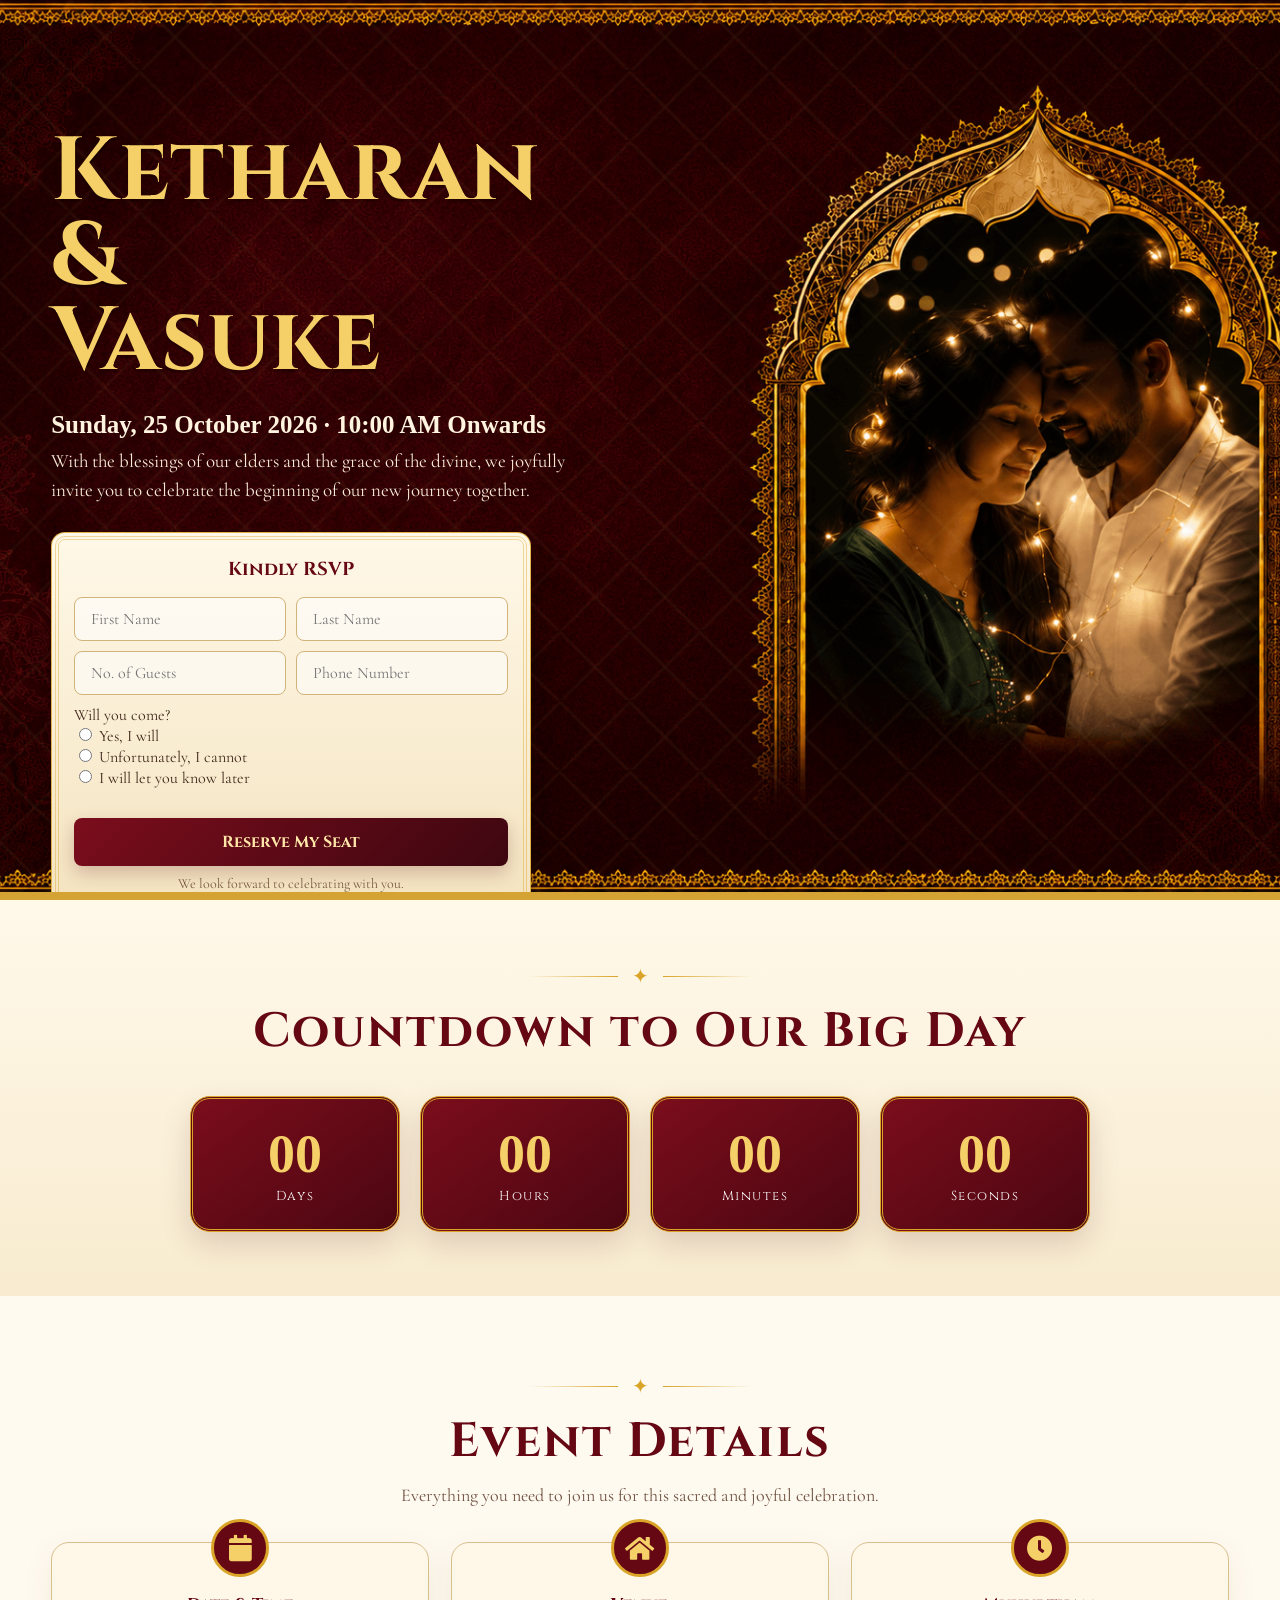
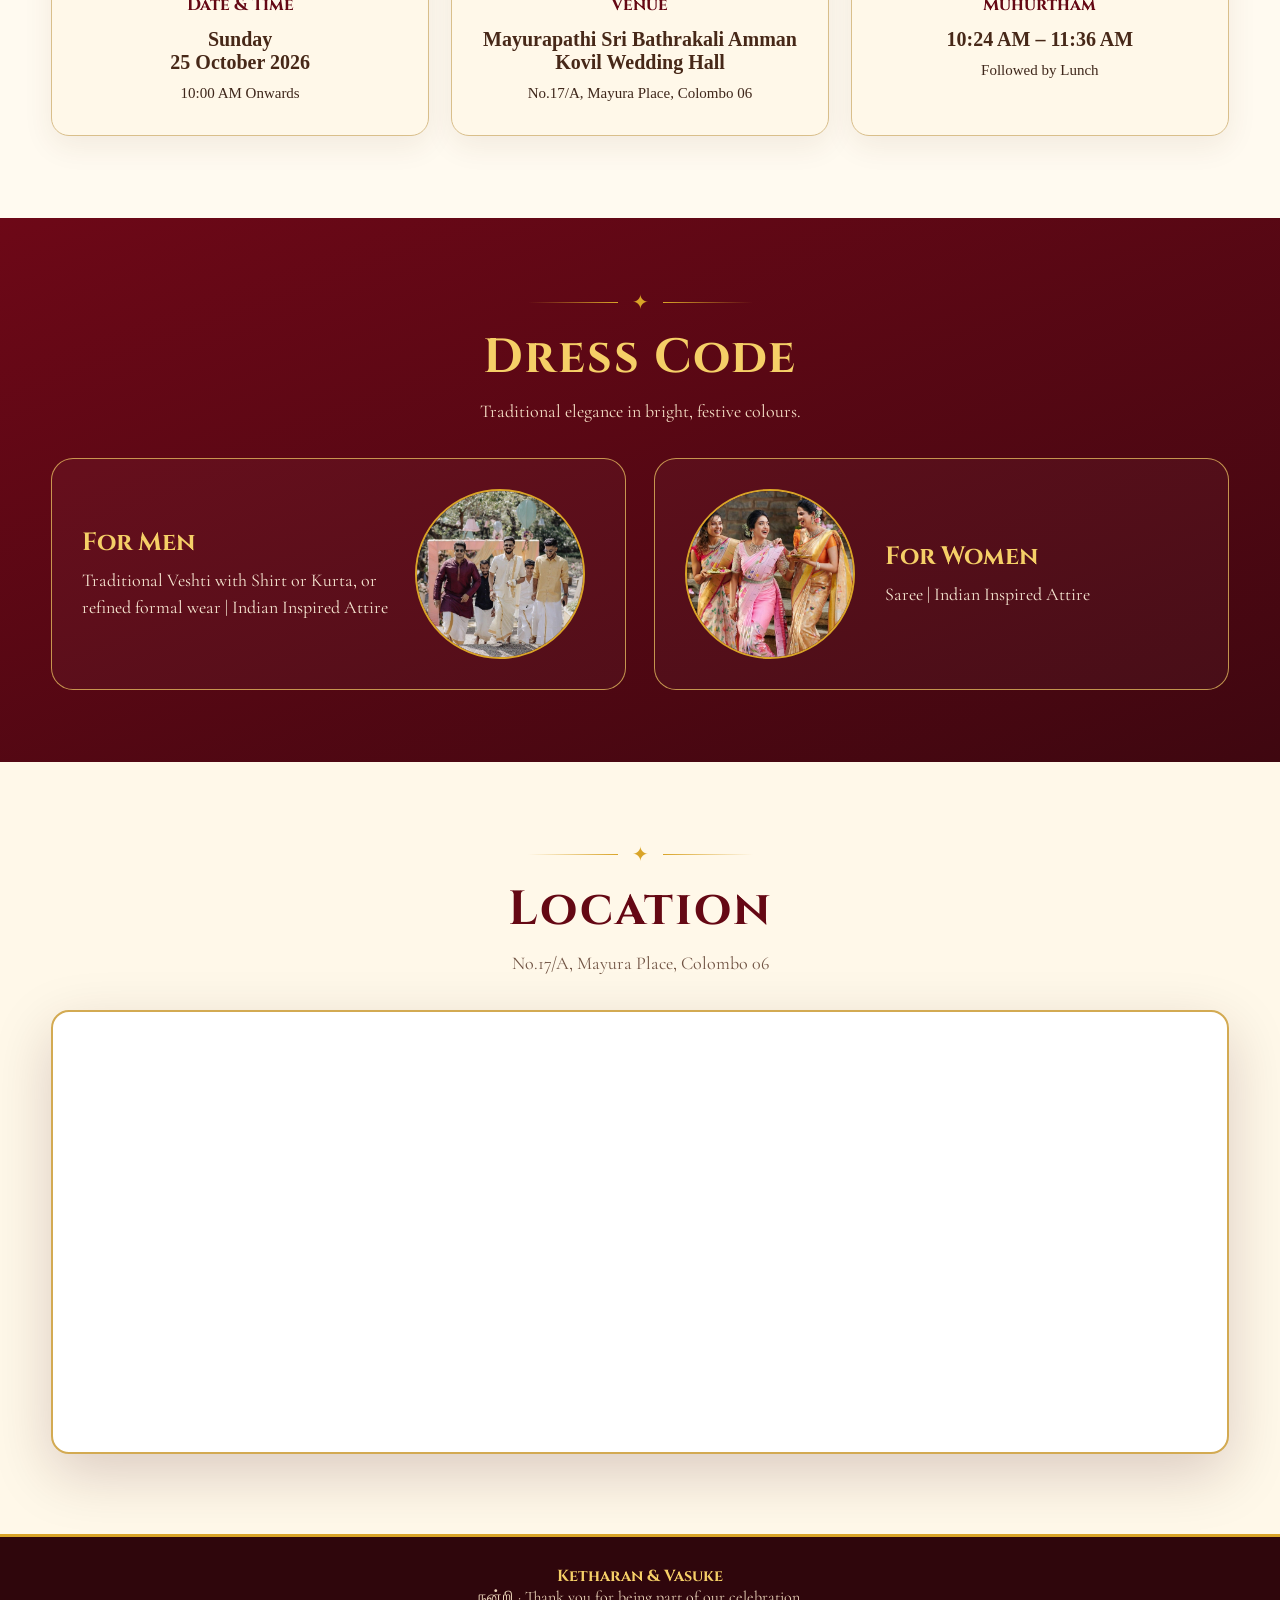
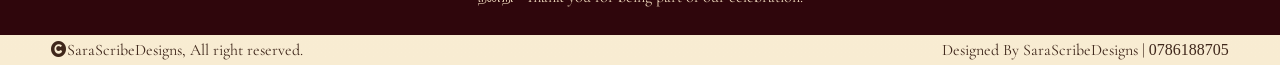
<file: index.html>
<!DOCTYPE html>
<html lang="en">

<head>
    <meta charset="UTF-8" />
    <meta name="viewport" content="width=device-width, initial-scale=1.0" />
    <meta name="theme-color" content="#5b0713" />
    <title>Ketharan & Vasuke — Wedding Invitation</title>
    <link rel="preconnect" href="https://fonts.googleapis.com">
    <link rel="preconnect" href="https://fonts.gstatic.com" crossorigin>
    <link
        href="https://fonts.googleapis.com/css2?family=Cinzel:wght@500;600;700&family=Cormorant+Garamond:wght@400;500;600;700&family=Noto+Serif+Tamil:wght@500;600;700&display=swap"
        rel="stylesheet">
    <!-- Icon Font Stylesheet -->
    <link rel="stylesheet" href="https://use.fontawesome.com/releases/v5.15.4/css/all.css" />
    <link href="https://cdn.jsdelivr.net/npm/bootstrap-icons@1.4.1/font/bootstrap-icons.css" rel="stylesheet">
    <style>
        :root {
            --maroon: #650814;
            --maroon-2: #3d0710;
            --wine: #7b0d1c;
            --gold: #d9a428;
            --gold-2: #f5cf67;
            --ivory: #fff7e7;
            --cream: #f8ecd2;
            --ink: #3f271b;
            --green: #425f2b;
            --shadow: 0 20px 60px rgba(55, 8, 17, .18);
        }

        * {
            box-sizing: border-box
        }

        html {
            scroll-behavior: smooth
        }

        body {
            margin: 0;
            color: var(--ink);
            font-family: 'Cormorant Garamond', Georgia, serif;
            background:
                radial-gradient(circle at 20% 0%, rgba(217, 164, 40, .08), transparent 30%),
                linear-gradient(180deg, #fff9ed, #f8ecd2);
            overflow-x: hidden;
        }

        img {
            max-width: 100%;
            display: block
        }

        a {
            color: inherit;
            text-decoration: none
        }

        button,
        input,
        select {
            font: inherit
        }

        section {
            position: relative
        }

        .container {
            width: min(1180px, 92vw);
            margin: auto
        }

        .ornament-line {
            display: flex;
            align-items: center;
            gap: 14px;
            justify-content: center;
            color: var(--gold);
            font-size: 20px;
            margin-bottom: 10px
        }

        .ornament-line::before,
        .ornament-line::after {
            content: "";
            height: 1px;
            width: 90px;
            background: linear-gradient(90deg, transparent, var(--gold))
        }

        .ornament-line::after {
            background: linear-gradient(90deg, var(--gold), transparent)
        }

        .section-title {
            margin: 0;
            text-align: center;
            color: var(--maroon);
            font-family: 'Cinzel', serif;
            font-size: clamp(28px, 4vw, 48px);
            letter-spacing: .04em
        }

        .section-subtitle {
            text-align: center;
            margin: 10px auto 36px;
            max-width: 640px;
            font-size: 18px;
            color: #705343
        }

        .pattern-corner {
            position: absolute;
            width: 180px;
            height: 180px;
            opacity: .12;
            pointer-events: none;
            background:
                radial-gradient(circle at center, transparent 0 26px, var(--gold) 27px 29px, transparent 30px 41px, var(--gold) 42px 44px, transparent 45px),
                conic-gradient(from 22deg, transparent 0 10deg, var(--gold) 10deg 12deg, transparent 12deg 34deg, var(--gold) 34deg 36deg, transparent 36deg);
            border-radius: 50%;
        }

        .pattern-corner.left {
            left: -80px;
            top: 50px
        }

        .pattern-corner.right {
            right: -80px;
            top: 80px
        }

        /* NAV */
        .site-header {
            position: absolute;
            z-index: 20;
            left: 0;
            right: 0;
            top: 0;
            padding: 22px 0;
        }

        .navbar {
            display: flex;
            align-items: center;
            justify-content: space-between;
            gap: 28px
        }

        .brand {
            display: flex;
            align-items: center;
            gap: 12px;
            color: var(--gold-2);
            font-family: 'Noto Serif Tamil', serif
        }

        .brand-mark {
            width: 42px;
            height: 42px;
            border: 1px solid rgba(245, 207, 103, .65);
            border-radius: 50%;
            display: grid;
            place-items: center;
            box-shadow: inset 0 0 0 5px rgba(245, 207, 103, .08);
            font-family: 'Cinzel';
            font-size: 18px;
        }

        .brand-copy small {
            display: block;
            font-family: 'Cormorant Garamond';
            color: #f7e8bf;
            letter-spacing: .12em
        }

        .nav-links {
            display: flex;
            align-items: center;
            gap: 28px;
            color: #fff3db;
            font-weight: 600
        }

        .nav-links a {
            position: relative
        }

        .nav-links a::after {
            content: "";
            position: absolute;
            left: 0;
            bottom: -8px;
            width: 0;
            height: 1px;
            background: var(--gold);
            transition: .25s
        }

        .nav-links a:hover::after {
            width: 100%
        }

        .nav-cta {
            background: linear-gradient(135deg, var(--gold-2), var(--gold));
            color: #4d180b;
            padding: 11px 18px;
            border-radius: 999px;
            font-weight: 700
        }

        .menu-btn {
            display: none;
            border: 1px solid rgba(255, 255, 255, .3);
            background: transparent;
            color: white;
            border-radius: 8px;
            padding: 8px 10px;
            font-size: 20px
        }

        /* HERO */
        .hero {
            min-height: 870px;
            color: white;
            padding: 130px 0 70px;
            background: url(img/hero.png) center/cover no-repeat;
            border-bottom: 8px solid #d5a333;
            overflow: hidden;
            height: 100vh;
        }

        .hero::before {
            content: "";
            position: absolute;
            inset: 0;
            opacity: .12;
            pointer-events: none;
            background:
                linear-gradient(45deg, transparent 46%, rgba(245, 207, 103, .4) 48% 49%, transparent 51%),
                linear-gradient(-45deg, transparent 46%, rgba(245, 207, 103, .35) 48% 49%, transparent 51%);
            background-size: 70px 70px;
        }

        .top-garland {
            position: absolute;
            top: 0;
            left: 0;
            right: 0;
            height: 11px;
            background: repeating-linear-gradient(90deg, #f5cf67 0 9px, #b96623 9px 18px, #fff0cc 18px 27px);
            box-shadow: 0 4px 12px rgba(0, 0, 0, .25)
        }

        .flower-string {
            position: absolute;
            top: 14px;
            width: 22px;
            height: 190px;
            background: repeating-linear-gradient(180deg, #fff4d6 0 11px, #d75959 11px 18px, #f0a42e 18px 25px, #fff4d6 25px 37px);
            border-radius: 12px;
            opacity: .9
        }

        .flower-string::after {
            content: "✦";
            position: absolute;
            bottom: -24px;
            left: -2px;
            color: var(--gold-2);
            font-size: 26px
        }

        .flower-string.left {
            left: 25px
        }

        .flower-string.right {
            right: 25px
        }

        .hero-grid {
            display: grid;
            grid-template-columns: 1fr 1.08fr;
            gap: 58px;
            align-items: center;
            position: relative;
            z-index: 2
        }

        .eyebrow {
            font-family: 'Noto Serif Tamil', serif;
            color: var(--gold-2);
            font-size: 22px;
            letter-spacing: .06em;
            margin-bottom: 10px
        }

        .hero h1 {
            font-family: 'Cinzel', serif;
            font-size: clamp(56px, 7vw, 92px);
            line-height: .95;
            margin: 0;
            color: var(--gold-2);
            text-shadow: 0 3px 0 rgba(0, 0, 0, .22)
        }

        .hero-date {
            font-size: 25px;
            font-weight: 600;
            color: #fff4df;
            margin: 26px 0 8px;
            font-family: serif;
        }

        .hero-copy {
            max-width: 560px;
            color: #f9ead8;
            font-size: 19px;
            line-height: 1.5;
            margin: 0 0 28px
        }

        .rsvp-card {
            width: min(100%, 480px);
            background: linear-gradient(180deg, #fff8e8, #f4e3bf);
            color: var(--ink);
            border: 1px solid rgba(217, 164, 40, .8);
            border-radius: 14px;
            padding: 22px;
            box-shadow: 0 18px 40px rgba(0, 0, 0, .28);
            outline: 4px double rgba(217, 164, 40, .42);
            outline-offset: -8px
        }

        .rsvp-card h3 {
            font-family: 'Cinzel', serif;
            color: var(--maroon);
            text-align: center;
            margin: 2px 0 15px
        }

        .form-grid {
            display: grid;
            grid-template-columns: 1fr 1fr;
            gap: 10px
        }

        .form-field {
            display: flex;
            align-items: center;
            background: rgba(255, 255, 255, .56);
            border: 1px solid #d2b47a;
            border-radius: 8px;
            padding: 0 11px
        }

        .form-field input,
        .form-field select {
            width: 100%;
            border: 0;
            outline: 0;
            background: transparent;
            padding: 11px 5px;
            color: #4f3726
        }

        .form-field.full {
            grid-column: 1/-1
        }

        .rsvp-btn {
            grid-column: 1/-1;
            border: 0;
            border-radius: 8px;
            padding: 13px;
            background: linear-gradient(135deg, var(--wine), var(--maroon-2));
            color: #ffe7a9;
            font-family: 'Cinzel';
            font-weight: 700;
            cursor: pointer;
            transition: .2s;
            box-shadow: 0 7px 18px rgba(84, 5, 17, .22)
        }

        .rsvp-btn:hover {
            transform: translateY(-1px);
            filter: brightness(1.08)
        }

        .form-note {
            text-align: center;
            font-size: 14px;
            color: #7a5b42;
            margin: 9px 0 0
        }

        .hero-visual {
            position: relative;
            min-height: 610px;
            display: flex;
            justify-content: center;
            align-items: center
        }

        .temple-frame {
            position: relative;
            width: min(100%, 530px);
            aspect-ratio: .82;
            display: flex;
            align-items: flex-end;
            justify-content: center;
            border: 5px solid var(--gold);
            border-bottom-width: 14px;
            border-radius: 48% 48% 8% 8% / 34% 34% 8% 8%;
            background: radial-gradient(circle at 50% 30%, #f7d878 0 2%, #d89f25 2.5% 3.5%, #fff1b5 4% 5%, rgba(245, 207, 103, .18) 38%, transparent 60%);
            box-shadow: 0 0 0 10px rgba(217, 164, 40, .13), 0 25px 60px rgba(0, 0, 0, .35);
            overflow: hidden
        }

        .temple-frame::before {
            content: "";
            position: absolute;
            inset: 18px;
            border: 2px solid rgba(255, 220, 116, .75);
            border-radius: 48% 48% 4% 4% / 34% 34% 5% 5%;
            box-shadow: inset 0 0 0 6px rgba(255, 220, 116, .12);
            z-index: 2;
            pointer-events: none
        }

        .temple-frame img {
            width: 100%;
            height: 100%;
            object-fit: cover;
            object-position: center top;
            filter: saturate(.95) contrast(1.02)
        }

        .frame-crown {
            position: absolute;
            top: -44px;
            left: 50%;
            transform: translateX(-50%);
            width: 300px;
            height: 95px;
            border: 4px solid var(--gold);
            border-bottom: 0;
            border-radius: 50% 50% 0 0;
            z-index: 3
        }

        .frame-crown::before,
        .frame-crown::after {
            content: "";
            position: absolute;
            width: 54px;
            height: 54px;
            border: 3px solid var(--gold);
            transform: rotate(45deg);
            top: 34px;
            background: rgba(101, 8, 20, .8)
        }

        .frame-crown::before {
            left: -28px
        }

        .frame-crown::after {
            right: -28px
        }

        .lamp {
            position: absolute;
            bottom: 42px;
            font-size: 72px;
            filter: drop-shadow(0 10px 10px rgba(0, 0, 0, .25));
            z-index: 4;
            color: #f5c343
        }

        .lamp.left {
            left: -34px
        }

        .lamp.right {
            right: -34px
        }

        .lotus-bed {
            position: absolute;
            left: 3%;
            right: 3%;
            bottom: -22px;
            height: 90px;
            z-index: 5;
            background: radial-gradient(ellipse at 10% 60%, #8ca05d 0 12%, transparent 13%), radial-gradient(ellipse at 25% 72%, #536f39 0 13%, transparent 14%), radial-gradient(ellipse at 50% 66%, #ec9f98 0 10%, transparent 11%), radial-gradient(ellipse at 67% 74%, #d78384 0 10%, transparent 11%), radial-gradient(ellipse at 86% 60%, #789552 0 12%, transparent 13%)
        }

        /* COUNTDOWN */
        .countdown-section {
            padding: 64px 0;
            background: linear-gradient(180deg, #fff9ea, #f8ebcf);
            overflow: hidden
        }

        .countdown-grid {
            display: grid;
            grid-template-columns: repeat(4, 1fr);
            gap: 20px;
            max-width: 900px;
            margin: 32px auto 0
        }

        .count-box {
            background: linear-gradient(145deg, var(--wine), #4b0711);
            color: white;
            text-align: center;
            border-radius: 20px;
            padding: 24px 10px;
            border: 3px double var(--gold);
            box-shadow: 0 12px 30px rgba(77, 7, 17, .15)
        }

        .count-box strong {
            display: block;
            font-family: 'Cinzel';
            font-size: clamp(34px, 6vw, 54px);
            color: var(--gold-2);
            font-family: serif;
        }

        .count-box span {
            font-family: 'Cinzel';
            font-size: 13px;
            letter-spacing: .12em
        }

        /* DETAILS */
        .details-section {
            padding: 78px 0 82px;
            background: #fffaf0
        }

        .detail-grid {
            display: grid;
            grid-template-columns: repeat(3, 1fr);
            gap: 22px;
            margin-top: 36px
        }

        .detail-card {
            padding: 34px 24px 30px;
            text-align: center;
            border: 1px solid #d9bf8b;
            background: #fff8e9;
            border-radius: 18px;
            box-shadow: 0 10px 30px rgba(92, 50, 20, .08);
            position: relative
        }

        .detail-icon {
            width: 58px;
            height: 58px;
            display: grid;
            place-items: center;
            margin: -58px auto 16px;
            border-radius: 50%;
            background: var(--maroon);
            border: 3px solid var(--gold);
            color: var(--gold-2);
            font-size: 26px
        }

        .detail-card h3 {
            font-family: 'Cinzel';
            font-size: 17px;
            color: var(--maroon);
            margin: 8px 0 12px
        }

        .detail-card strong {
            font-size: 20px;
            color: #472818;
            font-family: serif;
        }

        .detail-card p {
            font-size: 15px;
            margin: 8px 0 0;
            line-height: 1.5;
            font-family: serif;
        }

        /* TIMELINE */
        .timeline-section {
            padding: 80px 0;
            background: linear-gradient(180deg, #f8ecd2, #fff8e8);
            overflow: hidden
        }

        .timeline {
            position: relative;
            max-width: 970px;
            margin: 40px auto 0;
            padding: 10px 0
        }

        .timeline::before {
            content: "";
            position: absolute;
            top: 0;
            bottom: 0;
            left: 50%;
            width: 2px;
            background: linear-gradient(var(--gold), var(--maroon), var(--gold));
            transform: translateX(-50%)
        }

        .timeline-item {
            width: 50%;
            padding: 12px 50px 22px;
            position: relative
        }

        .timeline-item:nth-child(odd) {
            left: 0;
            text-align: right
        }

        .timeline-item:nth-child(even) {
            left: 50%;
            text-align: left
        }

        .timeline-item::after {
            content: "";
            position: absolute;
            top: 29px;
            width: 16px;
            height: 16px;
            background: var(--maroon);
            border: 3px solid var(--gold);
            border-radius: 50%;
            z-index: 2
        }

        .timeline-item:nth-child(odd)::after {
            right: -8px
        }

        .timeline-item:nth-child(even)::after {
            left: -8px
        }

        .event-chip {
            display: inline-flex;
            align-items: center;
            gap: 12px;
            background: #fffaf0;
            border: 1px solid #e0c697;
            border-radius: 18px;
            padding: 18px 20px;
            box-shadow: 0 8px 28px rgba(91, 36, 12, .08)
        }

        .timeline-item:nth-child(odd) .event-chip {
            flex-direction: row-reverse
        }

        .event-icon {
            width: 54px;
            height: 54px;
            border-radius: 50%;
            display: grid;
            place-items: center;
            background: var(--green);
            color: #f6d163;
            border: 2px solid var(--gold);
            font-size: 26px;
            flex: 0 0 auto
        }

        .event-copy h3 {
            font-family: 'Cinzel';
            color: var(--maroon);
            font-size: 20px;
            margin: 0 0 4px
        }

        .event-copy p {
            margin: 2px 0;
            font-size: 16px;
            line-height: 1.35
        }

        .event-copy .desc {
            color: #795d49
        }

        /* DRESS */
        .dress-section {
            padding: 72px 0;
            background: linear-gradient(160deg, #6d0817, #3f0710);
            color: white
        }

        .dress-section .section-title {
            color: var(--gold-2)
        }

        .dress-section .section-subtitle {
            color: #f6dfc6
        }

        .dress-grid {
            display: grid;
            grid-template-columns: 1fr 1fr;
            gap: 28px;
            margin-top: 34px
        }

        .dress-card {
            border: 1px solid rgba(245, 207, 103, .7);
            border-radius: 22px;
            padding: 30px;
            display: grid;
            grid-template-columns: 1fr 180px;
            align-items: center;
            gap: 20px;
            background: rgba(255, 255, 255, .03)
        }

        .dress-card:nth-child(2) {
            grid-template-columns: 180px 1fr
        }

        .dress-card h3 {
            font-family: 'Cinzel';
            color: var(--gold-2);
            font-size: 25px;
            margin: 0 0 8px
        }

        .dress-card p {
            font-size: 18px;
            line-height: 1.5;
            margin: 0;
            color: #f7e7d2
        }

        .attire-illustration {
            width: 170px;
            height: 170px;
            border-radius: 50%;
            border: 2px solid var(--gold);

            display: grid;
            place-items: center;

            background: radial-gradient(circle,
                    #f9df9b 0 2%,
                    rgba(249, 223, 155, .08) 48%,
                    transparent 49%);

            overflow: hidden;
        }

        .attire-illustration img {
            width: 100%;
            height: 100%;
            object-fit: cover;
            object-position: center;
        }

        /* LOCATION */
        .location-section {
            padding: 80px 0;
            background: #fff8e9
        }

        .map-shell {
            border: 2px solid #d3aa52;
            border-radius: 18px;
            padding: 10px;
            background: #fff;
            box-shadow: var(--shadow);
            overflow: hidden
        }

        .map-shell iframe {
            width: 100%;
            height: 420px;
            border: 0;
            border-radius: 12px;
            display: block
        }

        .location-bar {
            display: grid;
            grid-template-columns: repeat(3, 1fr);
            gap: 12px;
            margin-top: 20px
        }

        .travel-note {
            padding: 14px 16px;
            border: 1px solid #e1c99a;
            border-radius: 12px;
            background: #fffaf0;
            text-align: center;
            font-weight: 600
        }

        .direction-wrap {
            text-align: center;
            margin: 26px 0 0
        }

        .direction-btn {
            display: inline-flex;
            align-items: center;
            gap: 10px;
            background: var(--maroon);
            color: #ffe7a6;
            padding: 13px 28px;
            border-radius: 999px;
            font-family: 'Cinzel';
            font-weight: 700;
            box-shadow: 0 8px 20px rgba(101, 8, 20, .2)
        }

        /* FOOTER */
        footer {
            background: #2f060c;
            color: #ebd4b9;
            text-align: center;
            padding: 28px 16px;
            border-top: 3px solid var(--gold)
        }

        footer strong {
            color: var(--gold-2);
            font-family: 'Cinzel'
        }

        .copyright-wrap {
            display: flex;
            align-items: center;
            justify-content: space-between;
            padding: 5px 0px;
        }

        .tpno {
            font-family: serif;
        }

        /* RESPONSIVE */
        @media (max-width: 980px) {
            .nav-links {
                position: absolute;
                top: 72px;
                right: 4vw;
                background: rgba(49, 5, 12, .97);
                border: 1px solid rgba(245, 207, 103, .35);
                border-radius: 16px;
                padding: 18px;
                display: none;
                flex-direction: column;
                align-items: stretch;
                min-width: 220px;
                box-shadow: 0 20px 40px rgba(0, 0, 0, .3)
            }

            .nav-links.open {
                display: flex
            }

            .menu-btn {
                display: block
            }

            .hero {
                padding-top: 120px
            }

            .hero-grid {
                grid-template-columns: 1fr;
                gap: 50px
            }

            .hero-copy,
            .rsvp-card {
                margin-left: auto;
                margin-right: auto
            }

            .hero .hero-grid>div:first-child {
                text-align: center
            }

            .hero-visual {
                min-height: auto
            }

            .temple-frame {
                width: min(520px, 90vw)
            }

            .detail-grid {
                grid-template-columns: 1fr;
                gap: 42px
            }

            .dress-grid {
                grid-template-columns: 1fr
            }

            .location-bar {
                grid-template-columns: 1fr
            }
        }

        @media (max-width: 720px) {
            .hero {
                min-height: auto;
                padding-bottom: 52px
            }

            .brand-copy small {
                display: none
            }

            .hero h1 {
                font-size: clamp(44px, 15vw, 70px)
            }

            .form-grid {
                grid-template-columns: 1fr
            }

            .form-field.full,
            .rsvp-btn {
                grid-column: auto
            }

            .countdown-grid {
                grid-template-columns: repeat(2, 1fr)
            }

            .timeline::before {
                left: 20px
            }

            .timeline-item,
            .timeline-item:nth-child(even),
            .timeline-item:nth-child(odd) {
                width: 100%;
                left: 0;
                padding: 10px 0 20px 54px;
                text-align: left
            }

            .timeline-item:nth-child(odd)::after,
            .timeline-item:nth-child(even)::after {
                left: 12px;
                right: auto
            }

            .timeline-item:nth-child(odd) .event-chip {
                flex-direction: row
            }

            .event-chip {
                width: 100%
            }

            .dress-card,
            .dress-card:nth-child(2) {
                grid-template-columns: 1fr;
                text-align: center
            }

            .attire-illustration {
                margin: auto
            }

            .map-shell iframe {
                height: 340px
            }
        }

        @media (max-width: 460px) {
            .container {
                width: min(94vw, 1180px)
            }

            .site-header {
                padding-top: 18px
            }

            .hero {
                padding-top: 105px
            }

            .hero-date {
                font-size: 20px
            }

            .countdown-grid {
                gap: 12px
            }

            .count-box {
                border-radius: 14px;
                padding: 20px 6px
            }

            .detail-card {
                padding-left: 18px;
                padding-right: 18px
            }

            .event-chip {
                padding: 14px
            }

            .event-icon {
                width: 46px;
                height: 46px;
                font-size: 22px
            }
        }

        @media (max-width:768px) {
            .hero.mobile-view {
                display: block;
                background: url(img/mobile.png) center / cover no-repeat;
            }

            .hero.desktop-view {
                display: none;
            }

            .hero h1 {
                font-size: 25px;
            }

            .hero {
                padding-top: 135px;
            }

            .hero-date {
                font-size: 10px;
            }

            .hero-copy {
                max-width: 265px;
                font-size: 12px;
            }

            .rsvp-card {
                width: 80%;
            }

            .form-field input {
                font-size: 12px;
                padding: 5px 5px;
            }

            .form-field {
                border-radius: 4px;
            }

            .come-wrap {
                display: flex;
                flex-direction: column;
                align-items: flex-start;
                font-size: 12px;
            }

            .check-wrapper {
                display: flex;
                flex-direction: column;
                align-items: flex-start;
            }

            .rsvp-btn {
                font-size: 12px;
                padding: 5px 10px;
                border-radius: 4px;
            }

            section.rsvp-section {
                display: block;
            }

            .hero .rsvp-card {
                display: none;
            }

            .copyright-wrap {
                flex-direction: column;
            }
        }

        @media (min-width:768px) {
            .hero.mobile-view {
                display: none;
            }

            .hero.desktop-view {
                display: block;
                background: url(img/hero.png) center / cover no-repeat;
            }

            section.rsvp-section {
                display: none;
            }

            .hero .rsvp-card {
                display: block;
            }
        }




        /* RSVP SUCCESS POPUP */

        .success-popup {
            position: fixed;
            inset: 0;
            z-index: 99999;

            background: rgba(33, 3, 8, 0.72);
            backdrop-filter: blur(5px);

            display: flex;
            justify-content: center;
            align-items: center;

            padding: 20px;

            opacity: 0;
            visibility: hidden;

            transition: all 0.3s ease;
        }

        .success-popup.show {
            opacity: 1;
            visibility: visible;
        }

        .success-popup-box {
            position: relative;

            width: min(420px, 100%);
            padding: 45px 35px 35px;

            text-align: center;

            background:
                linear-gradient(180deg,
                    #fff9ec,
                    #f8e8c6);

            border: 2px solid var(--gold);
            border-radius: 18px;

            box-shadow:
                0 25px 70px rgba(0, 0, 0, 0.35),
                inset 0 0 0 5px rgba(217, 164, 40, 0.10);

            transform: scale(0.85) translateY(20px);
            transition: all 0.3s ease;
        }

        .success-popup.show .success-popup-box {
            transform: scale(1) translateY(0);
        }

        .success-popup-box::before {
            content: "";
            position: absolute;
            inset: 8px;

            border: 1px solid rgba(217, 164, 40, 0.45);
            border-radius: 12px;

            pointer-events: none;
        }

        .success-icon {
            width: 75px;
            height: 75px;

            margin: -80px auto 20px;

            display: flex;
            justify-content: center;
            align-items: center;

            border-radius: 50%;

            background:
                linear-gradient(145deg,
                    var(--wine),
                    var(--maroon-2));

            border: 4px solid var(--gold);

            color: var(--gold-2);
            font-size: 30px;

            box-shadow: 0 10px 25px rgba(101, 8, 20, 0.3);

            position: relative;
            z-index: 2;
        }

        .popup-decoration {
            color: var(--gold);
            font-size: 22px;
            margin-bottom: 5px;
        }

        .success-popup h2 {
            margin: 5px 0 12px;

            font-family: 'Cinzel', serif;
            font-size: 28px;

            color: var(--maroon);
        }

        .success-popup p {
            margin: 0 auto 25px;

            max-width: 300px;

            font-size: 18px;
            line-height: 1.5;

            color: #705343;
        }

        .popup-ok-btn {
            min-width: 140px;

            border: none;
            border-radius: 30px;

            padding: 11px 25px;

            cursor: pointer;

            background:
                linear-gradient(135deg,
                    var(--wine),
                    var(--maroon-2));

            color: var(--gold-2);

            font-family: 'Cinzel', serif;
            font-size: 14px;
            font-weight: 600;

            transition: 0.2s;
        }

        .popup-ok-btn:hover {
            transform: translateY(-2px);
            box-shadow: 0 8px 18px rgba(101, 8, 20, 0.25);
        }

        .popup-close {
            position: absolute;

            top: 12px;
            right: 16px;

            width: 32px;
            height: 32px;

            border: none;
            background: transparent;

            font-size: 27px;
            line-height: 1;

            color: #8b6c4a;
            cursor: pointer;

            z-index: 5;
        }

        .popup-close:hover {
            color: var(--maroon);
        }


        @media (max-width: 480px) {

            .success-popup-box {
                padding: 42px 25px 30px;
            }

            .success-popup h2 {
                font-size: 23px;
            }

            .success-popup p {
                font-size: 16px;
            }

            .success-icon {
                width: 65px;
                height: 65px;
                font-size: 26px;
            }
        }

        section.details-section.rsvp-section {
            background: linear-gradient(160deg, #6d0817, #3f0710);
        }

        .rsvp-section .section-title {
            color: var(--gold-2);
        }

        .rsvp-section .section-subtitle {
            color: #f6dfc6;
        }
    </style>
</head>

<body>


    <main>

        <section class="hero mobile-view" id="home">

            <div class="container hero-grid">
                <div>

                    <h1>Ketharan <br>&<br>Vasuke</h1>
                    <div class="hero-date">Sunday, 25 October 2026 · 10:00 AM Onwards</div>
                    <p class="hero-copy">With the blessings of our elders and the grace of the divine, we joyfully
                        invite you to celebrate the beginning of our new journey together.</p>

                    <form class="rsvp-card rsvp-form" id="rsvp">
                        <h3>Kindly RSVP</h3>
                        <div class="form-grid">
                            <label class="form-field"><input type="text" id="FName" name="FName"
                                    placeholder="First Name"></label>
                            <label class="form-field"><input type="text" id="LName" name="LName"
                                    placeholder="Last Name"></label>
                            <label class="form-field"><input type="number" id="Guests" name="Guests"
                                    placeholder="No. of Guests"></label>
                            <label class="form-field"><input type="tel" placeholder="Phone Number" name="PhoneNumber"
                                    id="PhoneNumber" pattern="[0-9]{10}" maxlength="10" /></label>
                            <div class="come-wrap">
                                <label for="Response" class="d-flex">Will you come?</label>
                                <div class="check-wrapper">
                                    <div><input type="radio" id="Response1" name="Response" value="Yes, I will"
                                            required>
                                        <label for="Response1">Yes, I will</label><br>
                                    </div>

                                    <div><input type="radio" id="Response2" name="Response"
                                            value="Unfortunately, I am not">
                                        <label for="Response2">Unfortunately, I cannot</label><br>
                                    </div>

                                    <div><input type="radio" id="Response3" name="Response"
                                            value="I will tell you a bit later">
                                        <label for="Response3">I will let you know
                                            later</label><br><br>
                                    </div>
                                </div>
                            </div>


                            <button class="rsvp-btn" type="submit">Reserve My Seat</button>
                        </div>
                        <p class="form-note" id="formNote">We look forward to celebrating with you.</p>
                    </form>
                </div>


            </div>
        </section>



        <section class="hero desktop-view" id="home">

            <div class="container hero-grid">
                <div>

                    <h1>Ketharan &<br>Vasuke</h1>
                    <div class="hero-date">Sunday, 25 October 2026 · 10:00 AM Onwards</div>
                    <p class="hero-copy">With the blessings of our elders and the grace of the divine, we joyfully
                        invite you to celebrate the beginning of our new journey together.</p>

                    <form class="rsvp-card rsvp-form" id="rsvp">
                        <h3>Kindly RSVP</h3>
                        <div class="form-grid">
                            <label class="form-field"><input type="text" id="FName" name="FName"
                                    placeholder="First Name"></label>
                            <label class="form-field"><input type="text" id="LName" name="LName"
                                    placeholder="Last Name"></label>
                            <label class="form-field"><input type="number" id="Guests" name="Guests"
                                    placeholder="No. of Guests"></label>
                            <label class="form-field"><input type="tel" placeholder="Phone Number" name="PhoneNumber"
                                    id="PhoneNumber" pattern="[0-9]{10}" maxlength="10" /></label>
                            <div>
                                <label for="Response" class="d-flex">Will you come?</label>
                                <div class="check-wrapper">
                                    <div><input type="radio" id="Response1" name="Response" value="Yes, I will"
                                            required>
                                        <label for="Response1">Yes, I will</label><br>
                                    </div>

                                    <div><input type="radio" id="Response2" name="Response"
                                            value="Unfortunately, I am not">
                                        <label for="Response2">Unfortunately, I cannot</label><br>
                                    </div>

                                    <div><input type="radio" id="Response3" name="Response"
                                            value="I will tell you a bit later">
                                        <label for="Response3">I will let you know
                                            later</label><br><br>
                                    </div>
                                </div>
                            </div>


                            <button class="rsvp-btn" type="submit">Reserve My Seat</button>
                        </div>
                        <p class="form-note" id="formNote">We look forward to celebrating with you.</p>
                    </form>
                </div>


            </div>
        </section>

        <section class="countdown-section" id="countdown">

            <div class="container">
                <div class="ornament-line">✦</div>
                <h2 class="section-title">Countdown to Our Big Day</h2>
                <div class="countdown-grid">
                    <div class="count-box"><strong id="days">000</strong><span>Days</span></div>
                    <div class="count-box"><strong id="hours">00</strong><span>Hours</span></div>
                    <div class="count-box"><strong id="minutes">00</strong><span>Minutes</span></div>
                    <div class="count-box"><strong id="seconds">00</strong><span>Seconds</span></div>
                </div>
            </div>
        </section>

        <section class="details-section rsvp-section">
            <div class="container">
                <div class="ornament-line">✦</div>
                <h2 class="section-title">RSVP</h2>
                <p class="section-subtitle">Kindly let us know if you will be able to join us for our wedding
                    celebration.</p>
                <form class="rsvp-card rsvp-form" id="rsvp">
                    <h3>Kindly RSVP</h3>
                    <div class="form-grid">
                        <label class="form-field"><input type="text" id="FName" name="FName"
                                placeholder="First Name"></label>
                        <label class="form-field"><input type="text" id="LName" name="LName"
                                placeholder="Last Name"></label>
                        <label class="form-field"><input type="number" id="Guests" name="Guests"
                                placeholder="No. of Guests"></label>
                        <label class="form-field"><input type="tel" placeholder="Phone Number" name="PhoneNumber"
                                id="PhoneNumber" pattern="[0-9]{10}" maxlength="10" /></label>
                        <div class="come-wrap">
                            <label for="Response" class="d-flex">Will you come?</label>
                            <div class="check-wrapper">
                                <div><input type="radio" id="Response1" name="Response" value="Yes, I will" required>
                                    <label for="Response1">Yes, I will</label><br>
                                </div>

                                <div><input type="radio" id="Response2" name="Response" value="Unfortunately, I am not">
                                    <label for="Response2">Unfortunately, I cannot</label><br>
                                </div>

                                <div><input type="radio" id="Response3" name="Response"
                                        value="I will tell you a bit later">
                                    <label for="Response3">I will let you know
                                        later</label><br><br>
                                </div>
                            </div>
                        </div>


                        <button class="rsvp-btn" type="submit">Reserve My Seat</button>
                    </div>
                    <p class="form-note" id="formNote">We look forward to celebrating with you.</p>
                </form>

        </section>


        <section class="details-section" id="details">
            <div class="container">
                <div class="ornament-line">✦</div>
                <h2 class="section-title">Event Details</h2>
                <p class="section-subtitle">Everything you need to join us for this sacred and joyful celebration.</p>
                <div class="detail-grid">
                    <article class="detail-card">
                        <div class="detail-icon"><i class="fa fa-calendar" aria-hidden="true"></i></div>
                        <h3>Date & Time</h3>
                        <strong>Sunday<br>25 October 2026</strong>
                        <p>10:00 AM Onwards</p>
                    </article>
                    <article class="detail-card">
                        <div class="detail-icon"><i class="fa fa-home" aria-hidden="true"></i></div>
                        <h3>Venue</h3>
                        <strong>Mayurapathi Sri Bathrakali Amman Kovil Wedding Hall</strong>
                        <p>No.17/A, Mayura Place, Colombo 06</p>
                    </article>
                    <article class="detail-card">
                        <div class="detail-icon"><i class="fa fa-clock" aria-hidden="true"></i></div>
                        <h3>Muhurtham</h3>
                        <strong>10:24 AM – 11:36 AM</strong>
                        <p>Followed by Lunch</p>
                    </article>
                </div>
            </div>
        </section>

        <!-- <section class="timeline-section" id="timeline">
            <div class="pattern-corner left"></div>
            <div class="pattern-corner right"></div>
            <div class="container">
                <div class="ornament-line">✦</div>
                <h2 class="section-title">Wedding Timeline</h2>
                <p class="section-subtitle">A celebration filled with colour, music, blessings and memories.</p>
                <div class="timeline">
                    <div class="timeline-item">
                        <div class="event-chip">
                            <div class="event-icon">✋</div>
                            <div class="event-copy">
                                <h3>Mehendi</h3>
                                <p><b>Monday, 21 July 2027 · 10:00 AM</b></p>
                                <p class="desc">Let’s paint the town green.</p>
                            </div>
                        </div>
                    </div>
                    <div class="timeline-item">
                        <div class="event-chip">
                            <div class="event-icon">♫</div>
                            <div class="event-copy">
                                <h3>Sangeet</h3>
                                <p><b>Tuesday, 22 July 2027 · 6:00 PM</b></p>
                                <p class="desc">An evening of music, dance and celebration.</p>
                            </div>
                        </div>
                    </div>
                    <div class="timeline-item">
                        <div class="event-chip">
                            <div class="event-icon">✺</div>
                            <div class="event-copy">
                                <h3>Haldi</h3>
                                <p><b>Wednesday, 23 July 2027 · 10:00 AM</b></p>
                                <p class="desc">A cherished tradition of love and blessings.</p>
                            </div>
                        </div>
                    </div>
                    <div class="timeline-item">
                        <div class="event-chip">
                            <div class="event-icon">⌘</div>
                            <div class="event-copy">
                                <h3>Wedding Day</h3>
                                <p><b>Sunday, 25 July 2027 · 9:00 AM</b></p>
                                <p class="desc">The sacred day we become one.</p>
                            </div>
                        </div>
                    </div>
                    <div class="timeline-item">
                        <div class="event-chip">
                            <div class="event-icon">♢</div>
                            <div class="event-copy">
                                <h3>Reception</h3>
                                <p><b>Sunday, 25 July 2027 · 7:00 PM</b></p>
                                <p class="desc">Join us for dinner and celebrations.</p>
                            </div>
                        </div>
                    </div>
                </div>
            </div>
        </section> -->

        <section class="dress-section" id="dress">
            <div class="container">
                <div class="ornament-line">✦</div>
                <h2 class="section-title">Dress Code</h2>
                <p class="section-subtitle">Traditional elegance in bright, festive colours.</p>
                <div class="dress-grid">
                    <article class="dress-card">
                        <div>
                            <h3>For Men</h3>
                            <p>Traditional Veshti with Shirt or Kurta, or refined formal wear | Indian Inspired Attire
                            </p>
                        </div>
                        <div class="attire-illustration">
                            <img src="img/Men wear.jpg" alt="Men traditional wedding attire">
                        </div>
                    </article>
                    <article class="dress-card">
                        <div class="attire-illustration">
                            <img src="img/Women wear.jpg" alt="Women traditional wedding attire">
                        </div>
                        <div>
                            <h3>For Women</h3>
                            <p>Saree | Indian Inspired Attire</p>
                        </div>
                    </article>
                </div>
            </div>
        </section>


        <section class="location-section" id="location">
            <div class="container">
                <div class="ornament-line">✦</div>
                <h2 class="section-title">Location</h2>
                <p class="section-subtitle">No.17/A, Mayura Place, Colombo 06</p>

                <div class="map-shell">
                    <iframe
                        src="https://www.google.com/maps/embed?pb=!1m18!1m12!1m3!1d3961.066660613012!2d79.8688865!3d6.8826182!2m3!1f0!2f0!3f0!3m2!1i1024!2i768!4f13.1!3m3!1m2!1s0x3ae25bcbffd59d33%3A0x89922c02650bedf!2sMayurapathy%20Wedding%20Hall!5e0!3m2!1sen!2slk!4v1786771444398!5m2!1sen!2slk"
                        width="600" height="450" style="border:0;" allowfullscreen="" loading="lazy"
                        referrerpolicy="strict-origin-when-cross-origin"></iframe>
                </div>




            </div>
        </section>
    </main>

    <footer>
        <strong>Ketharan & Vasuke</strong><br>
        நன்றி · Thank you for being part of our celebration.
    </footer>
    <!-- Copyright Start -->
    <div class="container-fluid copyright py-4">
        <div class="container">
            <div class="copyright-wrap">
                <div class="">
                    <span class="text-body"><a href="https://www.facebook.com/profile.php?id=61566859385504"
                            class="border-bottom text-white"><i
                                class="fas fa-copyright text-light me-2"></i>SaraScribeDesigns</a>, All right
                        reserved.</span>
                </div>
                <div class="col-md-6 text-center text-md-end text-body">
                    <!--/*** This template is free as long as you keep the below author’s credit link/attribution link/backlink. ***/-->
                    <!--/*** If you'd like to use the template without the below author’s credit link/attribution link/backlink, ***/-->
                    <!--/*** you can purchase the Credit Removal License from "https://htmlcodex.com/credit-removal". ***/-->
                    Designed By <a class="border-bottom text-white"
                        href="https://www.facebook.com/profile.php?id=61566859385504">SaraScribeDesigns</a> | <span
                        class="tpno">0786188705</span>
                </div>
            </div>
        </div>
    </div>
    <!-- Copyright End -->


    <div class="success-popup" id="successPopup">
        <div class="success-popup-box">

            <button class="popup-close" id="closePopup">&times;</button>

            <div class="success-icon">
                <i class="fas fa-check"></i>
            </div>

            <div class="popup-decoration">✦</div>

            <h2>Thank You!</h2>

            <p>
                Your response has been submitted successfully.
            </p>

            <button class="popup-ok-btn" id="popupOkBtn">
                Done
            </button>

        </div>
    </div>




    <script>
        const weddingDate = new Date('2026-10-25T10:00:00+05:30');

        function updateCountdown() {
            const now = new Date();
            let diff = weddingDate - now;
            if (diff <= 0) {
                ['days', 'hours', 'minutes', 'seconds'].forEach(id => document.getElementById(id).textContent = '00');
                return;
            }
            const days = Math.floor(diff / 86400000);
            diff %= 86400000;
            const hours = Math.floor(diff / 3600000);
            diff %= 3600000;
            const minutes = Math.floor(diff / 60000);
            const seconds = Math.floor((diff % 60000) / 1000);

            document.getElementById('days').textContent = String(days).padStart(3, '0');
            document.getElementById('hours').textContent = String(hours).padStart(2, '0');
            document.getElementById('minutes').textContent = String(minutes).padStart(2, '0');
            document.getElementById('seconds').textContent = String(seconds).padStart(2, '0');
        }
        updateCountdown();
        setInterval(updateCountdown, 1000);



        const SCRIPT_URL =
            "https://script.google.com/macros/s/AKfycbwwafMFkglpS99Dkqqwka5dKm-4cDF8ZWFtAF9FDxe9r0iS3K6XuGnaJ4Y6rTHhuP1u/exec";

        const successPopup =
            document.getElementById('successPopup');

        const closePopup =
            document.getElementById('closePopup');

        const popupOkBtn =
            document.getElementById('popupOkBtn');


        document.querySelectorAll('.rsvp-form').forEach(form => {

            form.addEventListener('submit', async function (e) {

                e.preventDefault();

                if (!this.checkValidity()) {
                    this.reportValidity();
                    return;
                }

                const submitButton =
                    this.querySelector('.rsvp-btn');

                submitButton.disabled = true;
                submitButton.textContent = 'Submitting...';

                const formData = new FormData(this);

                try {

                    await fetch(SCRIPT_URL, {
                        method: 'POST',
                        body: formData,
                        mode: 'no-cors'
                    });

                    // Show success popup
                    successPopup.classList.add('show');

                    // Clear fields
                    this.reset();

                } catch (error) {

                    console.error(error);

                    alert(
                        'Unable to submit your response. Please try again.'
                    );

                } finally {

                    submitButton.disabled = false;
                    submitButton.textContent = 'Reserve My Seat';

                }

            });

        });


        function hideSuccessPopup() {
            successPopup.classList.remove('show');
        }


        closePopup.addEventListener(
            'click',
            hideSuccessPopup
        );

        popupOkBtn.addEventListener(
            'click',
            hideSuccessPopup
        );


        successPopup.addEventListener('click', function (e) {

            if (e.target === successPopup) {
                hideSuccessPopup();
            }

        });


        document.addEventListener('keydown', function (e) {

            if (e.key === 'Escape') {
                hideSuccessPopup();
            }

        });
    </script>
</body>

</html>
</file>
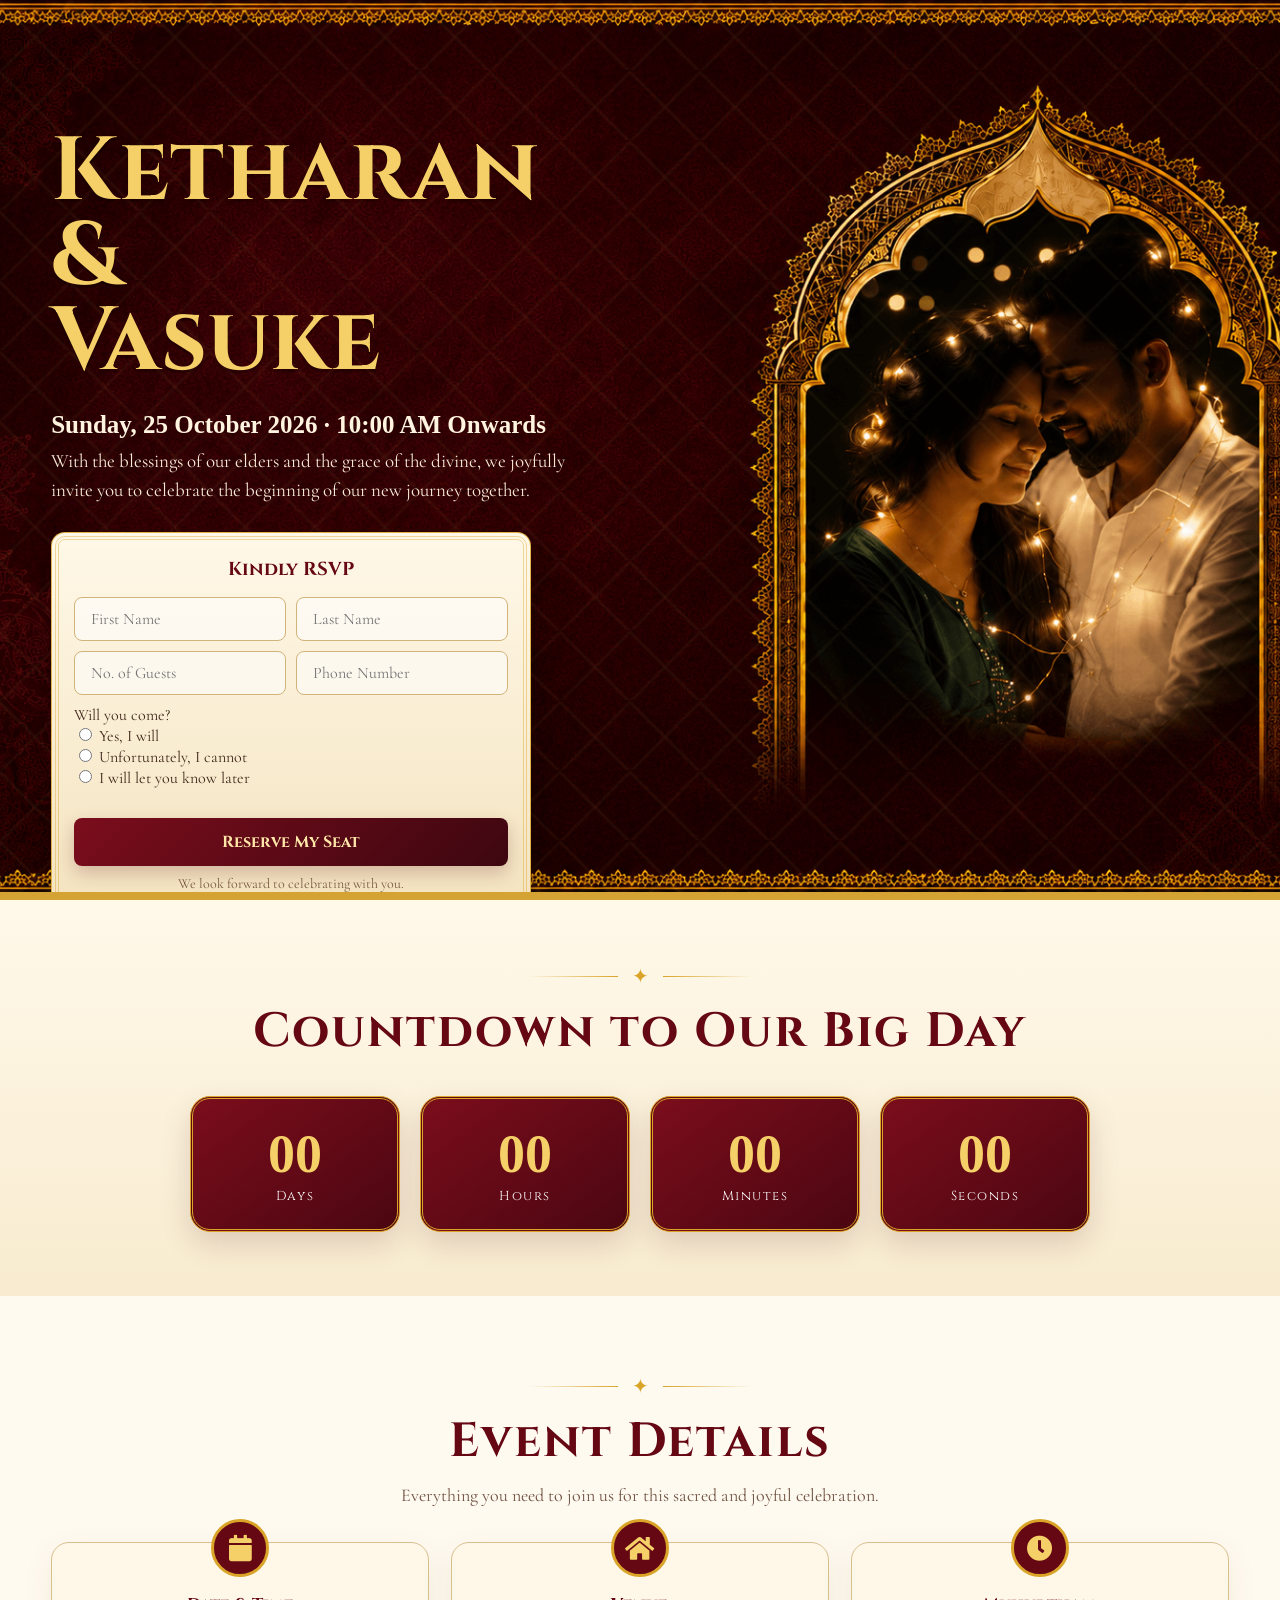
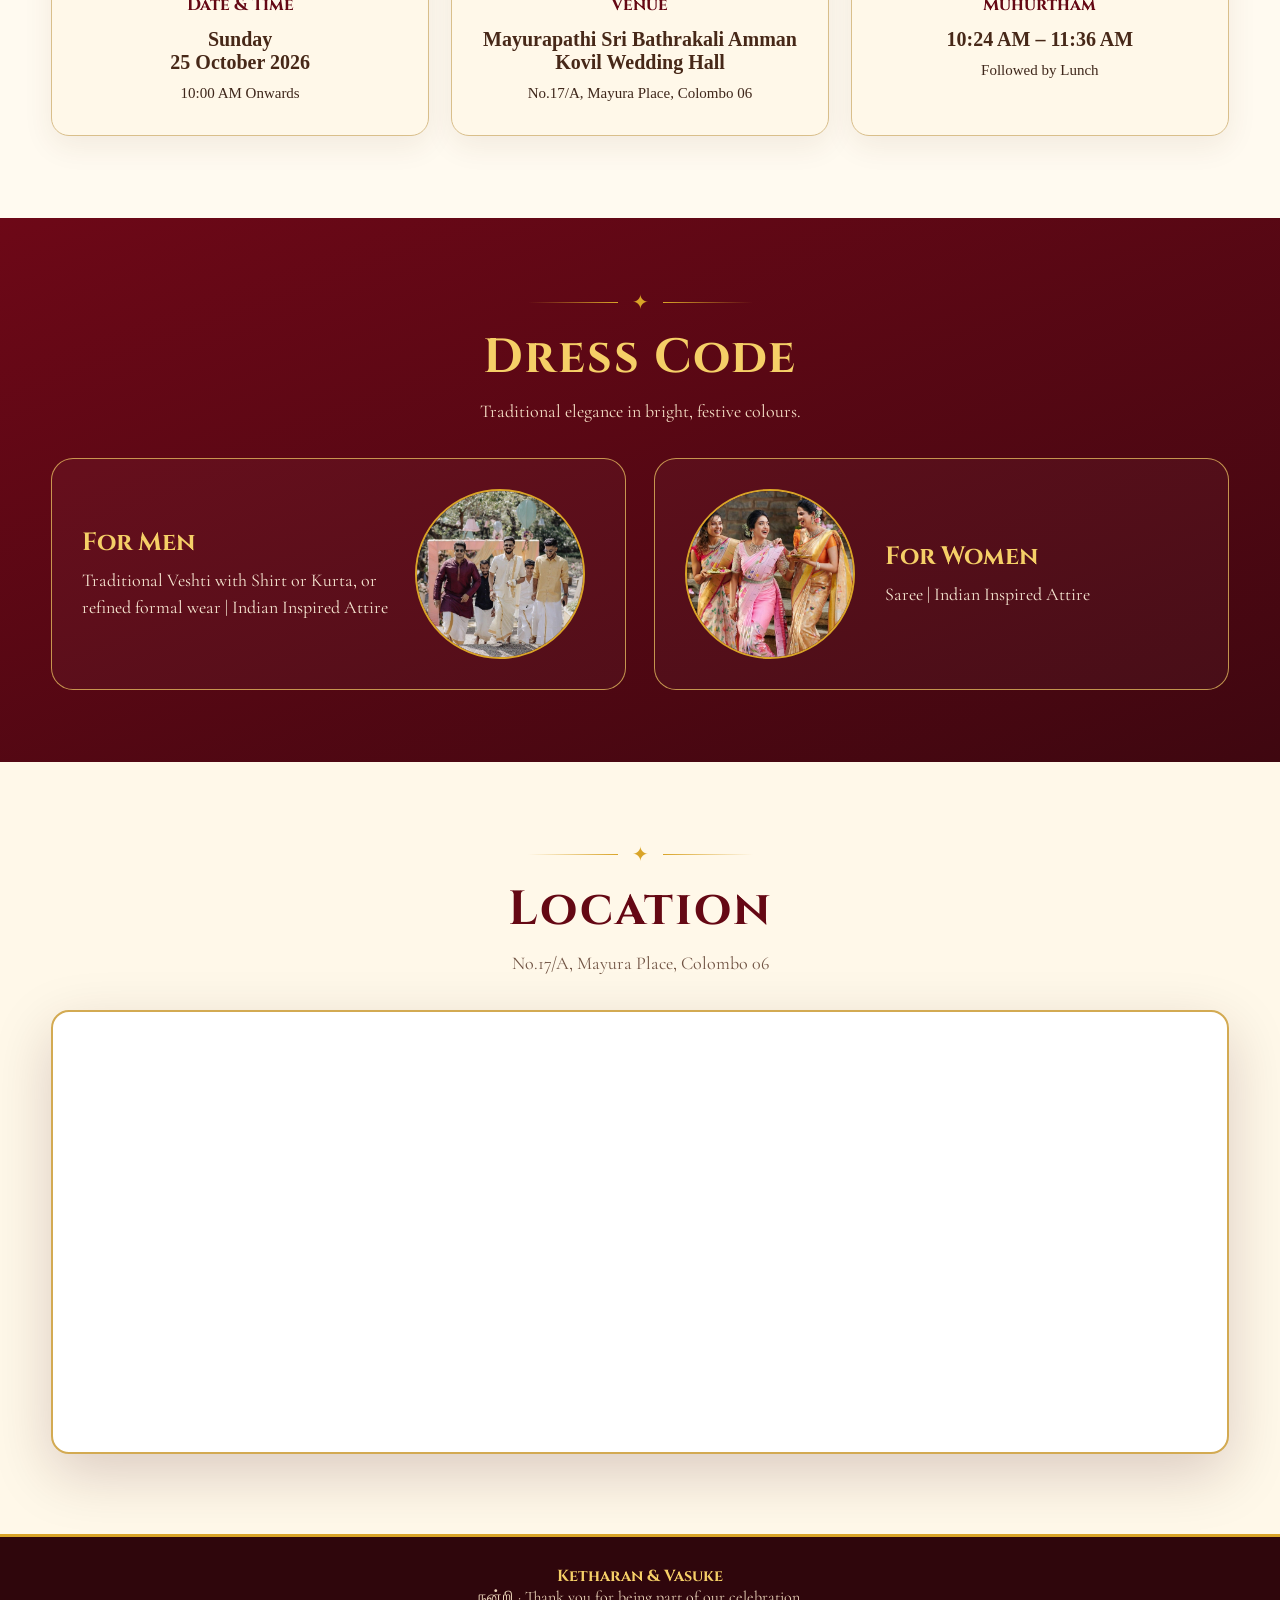
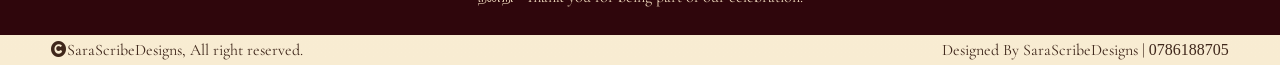
<file: home.html>
<!DOCTYPE html>
<html lang="en">

<head>
    <meta charset="UTF-8" />
    <meta name="viewport" content="width=device-width, initial-scale=1.0" />
    <meta name="theme-color" content="#5b0713" />
    <title>Ketharan & Vasuke — Wedding Invitation</title>
    <link rel="preconnect" href="https://fonts.googleapis.com">
    <link rel="preconnect" href="https://fonts.gstatic.com" crossorigin>
    <link
        href="https://fonts.googleapis.com/css2?family=Cinzel:wght@500;600;700&family=Cormorant+Garamond:wght@400;500;600;700&family=Noto+Serif+Tamil:wght@500;600;700&display=swap"
        rel="stylesheet">
    <!-- Icon Font Stylesheet -->
    <link rel="stylesheet" href="https://use.fontawesome.com/releases/v5.15.4/css/all.css" />
    <link href="https://cdn.jsdelivr.net/npm/bootstrap-icons@1.4.1/font/bootstrap-icons.css" rel="stylesheet">
    <style>
        :root {
            --maroon: #650814;
            --maroon-2: #3d0710;
            --wine: #7b0d1c;
            --gold: #d9a428;
            --gold-2: #f5cf67;
            --ivory: #fff7e7;
            --cream: #f8ecd2;
            --ink: #3f271b;
            --green: #425f2b;
            --shadow: 0 20px 60px rgba(55, 8, 17, .18);
        }

        * {
            box-sizing: border-box
        }

        html {
            scroll-behavior: smooth
        }

        body {
            margin: 0;
            color: var(--ink);
            font-family: 'Cormorant Garamond', Georgia, serif;
            background:
                radial-gradient(circle at 20% 0%, rgba(217, 164, 40, .08), transparent 30%),
                linear-gradient(180deg, #fff9ed, #f8ecd2);
            overflow-x: hidden;
        }

        img {
            max-width: 100%;
            display: block
        }

        a {
            color: inherit;
            text-decoration: none
        }

        button,
        input,
        select {
            font: inherit
        }

        section {
            position: relative
        }

        .container {
            width: min(1180px, 92vw);
            margin: auto
        }

        .ornament-line {
            display: flex;
            align-items: center;
            gap: 14px;
            justify-content: center;
            color: var(--gold);
            font-size: 20px;
            margin-bottom: 10px
        }

        .ornament-line::before,
        .ornament-line::after {
            content: "";
            height: 1px;
            width: 90px;
            background: linear-gradient(90deg, transparent, var(--gold))
        }

        .ornament-line::after {
            background: linear-gradient(90deg, var(--gold), transparent)
        }

        .section-title {
            margin: 0;
            text-align: center;
            color: var(--maroon);
            font-family: 'Cinzel', serif;
            font-size: clamp(28px, 4vw, 48px);
            letter-spacing: .04em
        }

        .section-subtitle {
            text-align: center;
            margin: 10px auto 36px;
            max-width: 640px;
            font-size: 18px;
            color: #705343
        }

        .pattern-corner {
            position: absolute;
            width: 180px;
            height: 180px;
            opacity: .12;
            pointer-events: none;
            background:
                radial-gradient(circle at center, transparent 0 26px, var(--gold) 27px 29px, transparent 30px 41px, var(--gold) 42px 44px, transparent 45px),
                conic-gradient(from 22deg, transparent 0 10deg, var(--gold) 10deg 12deg, transparent 12deg 34deg, var(--gold) 34deg 36deg, transparent 36deg);
            border-radius: 50%;
        }

        .pattern-corner.left {
            left: -80px;
            top: 50px
        }

        .pattern-corner.right {
            right: -80px;
            top: 80px
        }

        /* NAV */
        .site-header {
            position: absolute;
            z-index: 20;
            left: 0;
            right: 0;
            top: 0;
            padding: 22px 0;
        }

        .navbar {
            display: flex;
            align-items: center;
            justify-content: space-between;
            gap: 28px
        }

        .brand {
            display: flex;
            align-items: center;
            gap: 12px;
            color: var(--gold-2);
            font-family: 'Noto Serif Tamil', serif
        }

        .brand-mark {
            width: 42px;
            height: 42px;
            border: 1px solid rgba(245, 207, 103, .65);
            border-radius: 50%;
            display: grid;
            place-items: center;
            box-shadow: inset 0 0 0 5px rgba(245, 207, 103, .08);
            font-family: 'Cinzel';
            font-size: 18px;
        }

        .brand-copy small {
            display: block;
            font-family: 'Cormorant Garamond';
            color: #f7e8bf;
            letter-spacing: .12em
        }

        .nav-links {
            display: flex;
            align-items: center;
            gap: 28px;
            color: #fff3db;
            font-weight: 600
        }

        .nav-links a {
            position: relative
        }

        .nav-links a::after {
            content: "";
            position: absolute;
            left: 0;
            bottom: -8px;
            width: 0;
            height: 1px;
            background: var(--gold);
            transition: .25s
        }

        .nav-links a:hover::after {
            width: 100%
        }

        .nav-cta {
            background: linear-gradient(135deg, var(--gold-2), var(--gold));
            color: #4d180b;
            padding: 11px 18px;
            border-radius: 999px;
            font-weight: 700
        }

        .menu-btn {
            display: none;
            border: 1px solid rgba(255, 255, 255, .3);
            background: transparent;
            color: white;
            border-radius: 8px;
            padding: 8px 10px;
            font-size: 20px
        }

        /* HERO */
        .hero {
            min-height: 870px;
            color: white;
            padding: 130px 0 70px;
            background: url(img/hero.png) center/cover no-repeat;
            border-bottom: 8px solid #d5a333;
            overflow: hidden;
            height: 100vh;
        }

        .hero::before {
            content: "";
            position: absolute;
            inset: 0;
            opacity: .12;
            pointer-events: none;
            background:
                linear-gradient(45deg, transparent 46%, rgba(245, 207, 103, .4) 48% 49%, transparent 51%),
                linear-gradient(-45deg, transparent 46%, rgba(245, 207, 103, .35) 48% 49%, transparent 51%);
            background-size: 70px 70px;
        }

        .top-garland {
            position: absolute;
            top: 0;
            left: 0;
            right: 0;
            height: 11px;
            background: repeating-linear-gradient(90deg, #f5cf67 0 9px, #b96623 9px 18px, #fff0cc 18px 27px);
            box-shadow: 0 4px 12px rgba(0, 0, 0, .25)
        }

        .flower-string {
            position: absolute;
            top: 14px;
            width: 22px;
            height: 190px;
            background: repeating-linear-gradient(180deg, #fff4d6 0 11px, #d75959 11px 18px, #f0a42e 18px 25px, #fff4d6 25px 37px);
            border-radius: 12px;
            opacity: .9
        }

        .flower-string::after {
            content: "✦";
            position: absolute;
            bottom: -24px;
            left: -2px;
            color: var(--gold-2);
            font-size: 26px
        }

        .flower-string.left {
            left: 25px
        }

        .flower-string.right {
            right: 25px
        }

        .hero-grid {
            display: grid;
            grid-template-columns: 1fr 1.08fr;
            gap: 58px;
            align-items: center;
            position: relative;
            z-index: 2
        }

        .eyebrow {
            font-family: 'Noto Serif Tamil', serif;
            color: var(--gold-2);
            font-size: 22px;
            letter-spacing: .06em;
            margin-bottom: 10px
        }

        .hero h1 {
            font-family: 'Cinzel', serif;
            font-size: clamp(56px, 7vw, 92px);
            line-height: .95;
            margin: 0;
            color: var(--gold-2);
            text-shadow: 0 3px 0 rgba(0, 0, 0, .22)
        }

        .hero-date {
            font-size: 25px;
            font-weight: 600;
            color: #fff4df;
            margin: 26px 0 8px;
            font-family: serif;
        }

        .hero-copy {
            max-width: 560px;
            color: #f9ead8;
            font-size: 19px;
            line-height: 1.5;
            margin: 0 0 28px
        }

        .rsvp-card {
            width: min(100%, 480px);
            background: linear-gradient(180deg, #fff8e8, #f4e3bf);
            color: var(--ink);
            border: 1px solid rgba(217, 164, 40, .8);
            border-radius: 14px;
            padding: 22px;
            box-shadow: 0 18px 40px rgba(0, 0, 0, .28);
            outline: 4px double rgba(217, 164, 40, .42);
            outline-offset: -8px
        }

        .rsvp-card h3 {
            font-family: 'Cinzel', serif;
            color: var(--maroon);
            text-align: center;
            margin: 2px 0 15px
        }

        .form-grid {
            display: grid;
            grid-template-columns: 1fr 1fr;
            gap: 10px
        }

        .form-field {
            display: flex;
            align-items: center;
            background: rgba(255, 255, 255, .56);
            border: 1px solid #d2b47a;
            border-radius: 8px;
            padding: 0 11px
        }

        .form-field input,
        .form-field select {
            width: 100%;
            border: 0;
            outline: 0;
            background: transparent;
            padding: 11px 5px;
            color: #4f3726
        }

        .form-field.full {
            grid-column: 1/-1
        }

        .rsvp-btn {
            grid-column: 1/-1;
            border: 0;
            border-radius: 8px;
            padding: 13px;
            background: linear-gradient(135deg, var(--wine), var(--maroon-2));
            color: #ffe7a9;
            font-family: 'Cinzel';
            font-weight: 700;
            cursor: pointer;
            transition: .2s;
            box-shadow: 0 7px 18px rgba(84, 5, 17, .22)
        }

        .rsvp-btn:hover {
            transform: translateY(-1px);
            filter: brightness(1.08)
        }

        .form-note {
            text-align: center;
            font-size: 14px;
            color: #7a5b42;
            margin: 9px 0 0
        }

        .hero-visual {
            position: relative;
            min-height: 610px;
            display: flex;
            justify-content: center;
            align-items: center
        }

        .temple-frame {
            position: relative;
            width: min(100%, 530px);
            aspect-ratio: .82;
            display: flex;
            align-items: flex-end;
            justify-content: center;
            border: 5px solid var(--gold);
            border-bottom-width: 14px;
            border-radius: 48% 48% 8% 8% / 34% 34% 8% 8%;
            background: radial-gradient(circle at 50% 30%, #f7d878 0 2%, #d89f25 2.5% 3.5%, #fff1b5 4% 5%, rgba(245, 207, 103, .18) 38%, transparent 60%);
            box-shadow: 0 0 0 10px rgba(217, 164, 40, .13), 0 25px 60px rgba(0, 0, 0, .35);
            overflow: hidden
        }

        .temple-frame::before {
            content: "";
            position: absolute;
            inset: 18px;
            border: 2px solid rgba(255, 220, 116, .75);
            border-radius: 48% 48% 4% 4% / 34% 34% 5% 5%;
            box-shadow: inset 0 0 0 6px rgba(255, 220, 116, .12);
            z-index: 2;
            pointer-events: none
        }

        .temple-frame img {
            width: 100%;
            height: 100%;
            object-fit: cover;
            object-position: center top;
            filter: saturate(.95) contrast(1.02)
        }

        .frame-crown {
            position: absolute;
            top: -44px;
            left: 50%;
            transform: translateX(-50%);
            width: 300px;
            height: 95px;
            border: 4px solid var(--gold);
            border-bottom: 0;
            border-radius: 50% 50% 0 0;
            z-index: 3
        }

        .frame-crown::before,
        .frame-crown::after {
            content: "";
            position: absolute;
            width: 54px;
            height: 54px;
            border: 3px solid var(--gold);
            transform: rotate(45deg);
            top: 34px;
            background: rgba(101, 8, 20, .8)
        }

        .frame-crown::before {
            left: -28px
        }

        .frame-crown::after {
            right: -28px
        }

        .lamp {
            position: absolute;
            bottom: 42px;
            font-size: 72px;
            filter: drop-shadow(0 10px 10px rgba(0, 0, 0, .25));
            z-index: 4;
            color: #f5c343
        }

        .lamp.left {
            left: -34px
        }

        .lamp.right {
            right: -34px
        }

        .lotus-bed {
            position: absolute;
            left: 3%;
            right: 3%;
            bottom: -22px;
            height: 90px;
            z-index: 5;
            background: radial-gradient(ellipse at 10% 60%, #8ca05d 0 12%, transparent 13%), radial-gradient(ellipse at 25% 72%, #536f39 0 13%, transparent 14%), radial-gradient(ellipse at 50% 66%, #ec9f98 0 10%, transparent 11%), radial-gradient(ellipse at 67% 74%, #d78384 0 10%, transparent 11%), radial-gradient(ellipse at 86% 60%, #789552 0 12%, transparent 13%)
        }

        /* COUNTDOWN */
        .countdown-section {
            padding: 64px 0;
            background: linear-gradient(180deg, #fff9ea, #f8ebcf);
            overflow: hidden
        }

        .countdown-grid {
            display: grid;
            grid-template-columns: repeat(4, 1fr);
            gap: 20px;
            max-width: 900px;
            margin: 32px auto 0
        }

        .count-box {
            background: linear-gradient(145deg, var(--wine), #4b0711);
            color: white;
            text-align: center;
            border-radius: 20px;
            padding: 24px 10px;
            border: 3px double var(--gold);
            box-shadow: 0 12px 30px rgba(77, 7, 17, .15)
        }

        .count-box strong {
            display: block;
            font-family: 'Cinzel';
            font-size: clamp(34px, 6vw, 54px);
            color: var(--gold-2);
            font-family: serif;
        }

        .count-box span {
            font-family: 'Cinzel';
            font-size: 13px;
            letter-spacing: .12em
        }

        /* DETAILS */
        .details-section {
            padding: 78px 0 82px;
            background: #fffaf0
        }

        .detail-grid {
            display: grid;
            grid-template-columns: repeat(3, 1fr);
            gap: 22px;
            margin-top: 36px
        }

        .detail-card {
            padding: 34px 24px 30px;
            text-align: center;
            border: 1px solid #d9bf8b;
            background: #fff8e9;
            border-radius: 18px;
            box-shadow: 0 10px 30px rgba(92, 50, 20, .08);
            position: relative
        }

        .detail-icon {
            width: 58px;
            height: 58px;
            display: grid;
            place-items: center;
            margin: -58px auto 16px;
            border-radius: 50%;
            background: var(--maroon);
            border: 3px solid var(--gold);
            color: var(--gold-2);
            font-size: 26px
        }

        .detail-card h3 {
            font-family: 'Cinzel';
            font-size: 17px;
            color: var(--maroon);
            margin: 8px 0 12px
        }

        .detail-card strong {
            font-size: 20px;
            color: #472818;
            font-family: serif;
        }

        .detail-card p {
            font-size: 15px;
            margin: 8px 0 0;
            line-height: 1.5;
            font-family: serif;
        }

        /* TIMELINE */
        .timeline-section {
            padding: 80px 0;
            background: linear-gradient(180deg, #f8ecd2, #fff8e8);
            overflow: hidden
        }

        .timeline {
            position: relative;
            max-width: 970px;
            margin: 40px auto 0;
            padding: 10px 0
        }

        .timeline::before {
            content: "";
            position: absolute;
            top: 0;
            bottom: 0;
            left: 50%;
            width: 2px;
            background: linear-gradient(var(--gold), var(--maroon), var(--gold));
            transform: translateX(-50%)
        }

        .timeline-item {
            width: 50%;
            padding: 12px 50px 22px;
            position: relative
        }

        .timeline-item:nth-child(odd) {
            left: 0;
            text-align: right
        }

        .timeline-item:nth-child(even) {
            left: 50%;
            text-align: left
        }

        .timeline-item::after {
            content: "";
            position: absolute;
            top: 29px;
            width: 16px;
            height: 16px;
            background: var(--maroon);
            border: 3px solid var(--gold);
            border-radius: 50%;
            z-index: 2
        }

        .timeline-item:nth-child(odd)::after {
            right: -8px
        }

        .timeline-item:nth-child(even)::after {
            left: -8px
        }

        .event-chip {
            display: inline-flex;
            align-items: center;
            gap: 12px;
            background: #fffaf0;
            border: 1px solid #e0c697;
            border-radius: 18px;
            padding: 18px 20px;
            box-shadow: 0 8px 28px rgba(91, 36, 12, .08)
        }

        .timeline-item:nth-child(odd) .event-chip {
            flex-direction: row-reverse
        }

        .event-icon {
            width: 54px;
            height: 54px;
            border-radius: 50%;
            display: grid;
            place-items: center;
            background: var(--green);
            color: #f6d163;
            border: 2px solid var(--gold);
            font-size: 26px;
            flex: 0 0 auto
        }

        .event-copy h3 {
            font-family: 'Cinzel';
            color: var(--maroon);
            font-size: 20px;
            margin: 0 0 4px
        }

        .event-copy p {
            margin: 2px 0;
            font-size: 16px;
            line-height: 1.35
        }

        .event-copy .desc {
            color: #795d49
        }

        /* DRESS */
        .dress-section {
            padding: 72px 0;
            background: linear-gradient(160deg, #6d0817, #3f0710);
            color: white
        }

        .dress-section .section-title {
            color: var(--gold-2)
        }

        .dress-section .section-subtitle {
            color: #f6dfc6
        }

        .dress-grid {
            display: grid;
            grid-template-columns: 1fr 1fr;
            gap: 28px;
            margin-top: 34px
        }

        .dress-card {
            border: 1px solid rgba(245, 207, 103, .7);
            border-radius: 22px;
            padding: 30px;
            display: grid;
            grid-template-columns: 1fr 180px;
            align-items: center;
            gap: 20px;
            background: rgba(255, 255, 255, .03)
        }

        .dress-card:nth-child(2) {
            grid-template-columns: 180px 1fr
        }

        .dress-card h3 {
            font-family: 'Cinzel';
            color: var(--gold-2);
            font-size: 25px;
            margin: 0 0 8px
        }

        .dress-card p {
            font-size: 18px;
            line-height: 1.5;
            margin: 0;
            color: #f7e7d2
        }

        .attire-illustration {
            width: 170px;
            height: 170px;
            border-radius: 50%;
            border: 2px solid var(--gold);

            display: grid;
            place-items: center;

            background: radial-gradient(circle,
                    #f9df9b 0 2%,
                    rgba(249, 223, 155, .08) 48%,
                    transparent 49%);

            overflow: hidden;
        }

        .attire-illustration img {
            width: 100%;
            height: 100%;
            object-fit: cover;
            object-position: center;
        }

        /* LOCATION */
        .location-section {
            padding: 80px 0;
            background: #fff8e9
        }

        .map-shell {
            border: 2px solid #d3aa52;
            border-radius: 18px;
            padding: 10px;
            background: #fff;
            box-shadow: var(--shadow);
            overflow: hidden
        }

        .map-shell iframe {
            width: 100%;
            height: 420px;
            border: 0;
            border-radius: 12px;
            display: block
        }

        .location-bar {
            display: grid;
            grid-template-columns: repeat(3, 1fr);
            gap: 12px;
            margin-top: 20px
        }

        .travel-note {
            padding: 14px 16px;
            border: 1px solid #e1c99a;
            border-radius: 12px;
            background: #fffaf0;
            text-align: center;
            font-weight: 600
        }

        .direction-wrap {
            text-align: center;
            margin: 26px 0 0
        }

        .direction-btn {
            display: inline-flex;
            align-items: center;
            gap: 10px;
            background: var(--maroon);
            color: #ffe7a6;
            padding: 13px 28px;
            border-radius: 999px;
            font-family: 'Cinzel';
            font-weight: 700;
            box-shadow: 0 8px 20px rgba(101, 8, 20, .2)
        }

        /* FOOTER */
        footer {
            background: #2f060c;
            color: #ebd4b9;
            text-align: center;
            padding: 28px 16px;
            border-top: 3px solid var(--gold)
        }

        footer strong {
            color: var(--gold-2);
            font-family: 'Cinzel'
        }

        .copyright-wrap {
            display: flex;
            align-items: center;
            justify-content: space-between;
            padding: 5px 0px;
        }

        .tpno {
            font-family: serif;
        }

        /* RESPONSIVE */
        @media (max-width: 980px) {
            .nav-links {
                position: absolute;
                top: 72px;
                right: 4vw;
                background: rgba(49, 5, 12, .97);
                border: 1px solid rgba(245, 207, 103, .35);
                border-radius: 16px;
                padding: 18px;
                display: none;
                flex-direction: column;
                align-items: stretch;
                min-width: 220px;
                box-shadow: 0 20px 40px rgba(0, 0, 0, .3)
            }

            .nav-links.open {
                display: flex
            }

            .menu-btn {
                display: block
            }

            .hero {
                padding-top: 120px
            }

            .hero-grid {
                grid-template-columns: 1fr;
                gap: 50px
            }

            .hero-copy,
            .rsvp-card {
                margin-left: auto;
                margin-right: auto
            }

            .hero .hero-grid>div:first-child {
                text-align: center
            }

            .hero-visual {
                min-height: auto
            }

            .temple-frame {
                width: min(520px, 90vw)
            }

            .detail-grid {
                grid-template-columns: 1fr;
                gap: 42px
            }

            .dress-grid {
                grid-template-columns: 1fr
            }

            .location-bar {
                grid-template-columns: 1fr
            }
        }

        @media (max-width: 720px) {
            .hero {
                min-height: auto;
                padding-bottom: 52px
            }

            .brand-copy small {
                display: none
            }

            .hero h1 {
                font-size: clamp(44px, 15vw, 70px)
            }

            .form-grid {
                grid-template-columns: 1fr
            }

            .form-field.full,
            .rsvp-btn {
                grid-column: auto
            }

            .countdown-grid {
                grid-template-columns: repeat(2, 1fr)
            }

            .timeline::before {
                left: 20px
            }

            .timeline-item,
            .timeline-item:nth-child(even),
            .timeline-item:nth-child(odd) {
                width: 100%;
                left: 0;
                padding: 10px 0 20px 54px;
                text-align: left
            }

            .timeline-item:nth-child(odd)::after,
            .timeline-item:nth-child(even)::after {
                left: 12px;
                right: auto
            }

            .timeline-item:nth-child(odd) .event-chip {
                flex-direction: row
            }

            .event-chip {
                width: 100%
            }

            .dress-card,
            .dress-card:nth-child(2) {
                grid-template-columns: 1fr;
                text-align: center
            }

            .attire-illustration {
                margin: auto
            }

            .map-shell iframe {
                height: 340px
            }
        }

        @media (max-width: 460px) {
            .container {
                width: min(94vw, 1180px)
            }

            .site-header {
                padding-top: 18px
            }

            .hero {
                padding-top: 105px
            }

            .hero-date {
                font-size: 20px
            }

            .countdown-grid {
                gap: 12px
            }

            .count-box {
                border-radius: 14px;
                padding: 20px 6px
            }

            .detail-card {
                padding-left: 18px;
                padding-right: 18px
            }

            .event-chip {
                padding: 14px
            }

            .event-icon {
                width: 46px;
                height: 46px;
                font-size: 22px
            }
        }

        @media (max-width:768px) {
            .hero.mobile-view {
                display: block;
                background: url(img/mobile.png) center / cover no-repeat;
            }

            .hero.desktop-view {
                display: none;
            }

            .hero h1 {
                font-size: 25px;
            }

            .hero {
                padding-top: 110px;
            }

            .hero-date {
                font-size: 10px;
            }

            .hero-copy {
                max-width: 265px;
                font-size: 12px;
            }

            .rsvp-card {
                width: 80%;
            }

            .form-field input {
                font-size: 12px;
                padding: 5px 5px;
            }

            .form-field {
                border-radius: 4px;
            }

            .come-wrap {
                display: flex;
                flex-direction: column;
                align-items: flex-start;
                font-size: 12px;
            }

            .check-wrapper {
                display: flex;
                flex-direction: column;
                align-items: flex-start;
            }

            .rsvp-btn {
                font-size: 12px;
                padding: 5px 10px;
                border-radius: 4px;
            }

            section.rsvp-section {
                display: block;
            }

            .hero .rsvp-card {
                display: none;
            }

            .copyright-wrap {
                flex-direction: column;
            }
        }

        @media (min-width:768px) {
            .hero.mobile-view {
                display: none;
            }

            .hero.desktop-view {
                display: block;
                background: url(img/hero.png) center / cover no-repeat;
            }

            section.rsvp-section {
                display: none;
            }

            .hero .rsvp-card {
                display: block;
            }
        }




        /* RSVP SUCCESS POPUP */

        .success-popup {
            position: fixed;
            inset: 0;
            z-index: 99999;

            background: rgba(33, 3, 8, 0.72);
            backdrop-filter: blur(5px);

            display: flex;
            justify-content: center;
            align-items: center;

            padding: 20px;

            opacity: 0;
            visibility: hidden;

            transition: all 0.3s ease;
        }

        .success-popup.show {
            opacity: 1;
            visibility: visible;
        }

        .success-popup-box {
            position: relative;

            width: min(420px, 100%);
            padding: 45px 35px 35px;

            text-align: center;

            background:
                linear-gradient(180deg,
                    #fff9ec,
                    #f8e8c6);

            border: 2px solid var(--gold);
            border-radius: 18px;

            box-shadow:
                0 25px 70px rgba(0, 0, 0, 0.35),
                inset 0 0 0 5px rgba(217, 164, 40, 0.10);

            transform: scale(0.85) translateY(20px);
            transition: all 0.3s ease;
        }

        .success-popup.show .success-popup-box {
            transform: scale(1) translateY(0);
        }

        .success-popup-box::before {
            content: "";
            position: absolute;
            inset: 8px;

            border: 1px solid rgba(217, 164, 40, 0.45);
            border-radius: 12px;

            pointer-events: none;
        }

        .success-icon {
            width: 75px;
            height: 75px;

            margin: -80px auto 20px;

            display: flex;
            justify-content: center;
            align-items: center;

            border-radius: 50%;

            background:
                linear-gradient(145deg,
                    var(--wine),
                    var(--maroon-2));

            border: 4px solid var(--gold);

            color: var(--gold-2);
            font-size: 30px;

            box-shadow: 0 10px 25px rgba(101, 8, 20, 0.3);

            position: relative;
            z-index: 2;
        }

        .popup-decoration {
            color: var(--gold);
            font-size: 22px;
            margin-bottom: 5px;
        }

        .success-popup h2 {
            margin: 5px 0 12px;

            font-family: 'Cinzel', serif;
            font-size: 28px;

            color: var(--maroon);
        }

        .success-popup p {
            margin: 0 auto 25px;

            max-width: 300px;

            font-size: 18px;
            line-height: 1.5;

            color: #705343;
        }

        .popup-ok-btn {
            min-width: 140px;

            border: none;
            border-radius: 30px;

            padding: 11px 25px;

            cursor: pointer;

            background:
                linear-gradient(135deg,
                    var(--wine),
                    var(--maroon-2));

            color: var(--gold-2);

            font-family: 'Cinzel', serif;
            font-size: 14px;
            font-weight: 600;

            transition: 0.2s;
        }

        .popup-ok-btn:hover {
            transform: translateY(-2px);
            box-shadow: 0 8px 18px rgba(101, 8, 20, 0.25);
        }

        .popup-close {
            position: absolute;

            top: 12px;
            right: 16px;

            width: 32px;
            height: 32px;

            border: none;
            background: transparent;

            font-size: 27px;
            line-height: 1;

            color: #8b6c4a;
            cursor: pointer;

            z-index: 5;
        }

        .popup-close:hover {
            color: var(--maroon);
        }


        @media (max-width: 480px) {

            .success-popup-box {
                padding: 42px 25px 30px;
            }

            .success-popup h2 {
                font-size: 23px;
            }

            .success-popup p {
                font-size: 16px;
            }

            .success-icon {
                width: 65px;
                height: 65px;
                font-size: 26px;
            }
        }
    </style>
</head>

<body>


    <main>

        <section class="hero mobile-view" id="home">

            <div class="container hero-grid">
                <div>

                    <h1>Ketharan &<br>Vasuke</h1>
                    <div class="hero-date">Sunday, 25 October 2026 · 10:00 AM Onwards</div>
                    <p class="hero-copy">With the blessings of our elders and the grace of the divine, we joyfully
                        invite you to celebrate the beginning of our new journey together.</p>

                    <form class="rsvp-card rsvp-form" id="rsvp">
                        <h3>Kindly RSVP</h3>
                        <div class="form-grid">
                            <label class="form-field"><input type="text" id="FName" name="FName"
                                    placeholder="First Name"></label>
                            <label class="form-field"><input type="text" id="LName" name="LName"
                                    placeholder="Last Name"></label>
                            <label class="form-field"><input type="number" id="Guests" name="Guests"
                                    placeholder="No. of Guests"></label>
                            <label class="form-field"><input type="tel" placeholder="Phone Number" name="PhoneNumber"
                                    id="PhoneNumber" pattern="[0-9]{10}" maxlength="10" /></label>
                            <div class="come-wrap">
                                <label for="Response" class="d-flex">Will you come?</label>
                                <div class="check-wrapper">
                                    <div><input type="radio" id="Response1" name="Response" value="Yes, I will"
                                            required>
                                        <label for="Response1">Yes, I will</label><br>
                                    </div>

                                    <div><input type="radio" id="Response2" name="Response"
                                            value="Unfortunately, I am not">
                                        <label for="Response2">Unfortunately, I cannot</label><br>
                                    </div>

                                    <div><input type="radio" id="Response3" name="Response"
                                            value="I will tell you a bit later">
                                        <label for="Response3">I will let you know
                                            later</label><br><br>
                                    </div>
                                </div>
                            </div>


                            <button class="rsvp-btn" type="submit">Reserve My Seat</button>
                        </div>
                        <p class="form-note" id="formNote">We look forward to celebrating with you.</p>
                    </form>
                </div>


            </div>
        </section>



        <section class="hero desktop-view" id="home">

            <div class="container hero-grid">
                <div>

                    <h1>Ketharan &<br>Vasuke</h1>
                    <div class="hero-date">Sunday, 25 October 2026 · 10:00 AM Onwards</div>
                    <p class="hero-copy">With the blessings of our elders and the grace of the divine, we joyfully
                        invite you to celebrate the beginning of our new journey together.</p>

                    <form class="rsvp-card rsvp-form" id="rsvp">
                        <h3>Kindly RSVP</h3>
                        <div class="form-grid">
                            <label class="form-field"><input type="text" id="FName" name="FName"
                                    placeholder="First Name"></label>
                            <label class="form-field"><input type="text" id="LName" name="LName"
                                    placeholder="Last Name"></label>
                            <label class="form-field"><input type="number" id="Guests" name="Guests"
                                    placeholder="No. of Guests"></label>
                            <label class="form-field"><input type="tel" placeholder="Phone Number" name="PhoneNumber"
                                    id="PhoneNumber" pattern="[0-9]{10}" maxlength="10" /></label>
                            <div>
                                <label for="Response" class="d-flex">Will you come?</label>
                                <div class="check-wrapper">
                                    <div><input type="radio" id="Response1" name="Response" value="Yes, I will"
                                            required>
                                        <label for="Response1">Yes, I will</label><br>
                                    </div>

                                    <div><input type="radio" id="Response2" name="Response"
                                            value="Unfortunately, I am not">
                                        <label for="Response2">Unfortunately, I cannot</label><br>
                                    </div>

                                    <div><input type="radio" id="Response3" name="Response"
                                            value="I will tell you a bit later">
                                        <label for="Response3">I will let you know
                                            later</label><br><br>
                                    </div>
                                </div>
                            </div>


                            <button class="rsvp-btn" type="submit">Reserve My Seat</button>
                        </div>
                        <p class="form-note" id="formNote">We look forward to celebrating with you.</p>
                    </form>
                </div>


            </div>
        </section>

        <section class="countdown-section" id="countdown">

            <div class="container">
                <div class="ornament-line">✦</div>
                <h2 class="section-title">Countdown to Our Big Day</h2>
                <div class="countdown-grid">
                    <div class="count-box"><strong id="days">000</strong><span>Days</span></div>
                    <div class="count-box"><strong id="hours">00</strong><span>Hours</span></div>
                    <div class="count-box"><strong id="minutes">00</strong><span>Minutes</span></div>
                    <div class="count-box"><strong id="seconds">00</strong><span>Seconds</span></div>
                </div>
            </div>
        </section>

        <section class="details-section" id="details">
            <div class="container">
                <div class="ornament-line">✦</div>
                <h2 class="section-title">Event Details</h2>
                <p class="section-subtitle">Everything you need to join us for this sacred and joyful celebration.</p>
                <div class="detail-grid">
                    <article class="detail-card">
                        <div class="detail-icon"><i class="fa fa-calendar" aria-hidden="true"></i></div>
                        <h3>Date & Time</h3>
                        <strong>Sunday<br>25 October 2026</strong>
                        <p>10:00 AM Onwards</p>
                    </article>
                    <article class="detail-card">
                        <div class="detail-icon"><i class="fa fa-home" aria-hidden="true"></i></div>
                        <h3>Venue</h3>
                        <strong>Mayurapathi Sri Bathrakali Amman Kovil Wedding Hall</strong>
                        <p>No.17/A, Mayura Place, Colombo 06</p>
                    </article>
                    <article class="detail-card">
                        <div class="detail-icon"><i class="fa fa-clock" aria-hidden="true"></i></div>
                        <h3>Muhurtham</h3>
                        <strong>10:24 AM – 11:36 AM</strong>
                        <p>Followed by Lunch</p>
                    </article>
                </div>
            </div>
        </section>

        <!-- <section class="timeline-section" id="timeline">
            <div class="pattern-corner left"></div>
            <div class="pattern-corner right"></div>
            <div class="container">
                <div class="ornament-line">✦</div>
                <h2 class="section-title">Wedding Timeline</h2>
                <p class="section-subtitle">A celebration filled with colour, music, blessings and memories.</p>
                <div class="timeline">
                    <div class="timeline-item">
                        <div class="event-chip">
                            <div class="event-icon">✋</div>
                            <div class="event-copy">
                                <h3>Mehendi</h3>
                                <p><b>Monday, 21 July 2027 · 10:00 AM</b></p>
                                <p class="desc">Let’s paint the town green.</p>
                            </div>
                        </div>
                    </div>
                    <div class="timeline-item">
                        <div class="event-chip">
                            <div class="event-icon">♫</div>
                            <div class="event-copy">
                                <h3>Sangeet</h3>
                                <p><b>Tuesday, 22 July 2027 · 6:00 PM</b></p>
                                <p class="desc">An evening of music, dance and celebration.</p>
                            </div>
                        </div>
                    </div>
                    <div class="timeline-item">
                        <div class="event-chip">
                            <div class="event-icon">✺</div>
                            <div class="event-copy">
                                <h3>Haldi</h3>
                                <p><b>Wednesday, 23 July 2027 · 10:00 AM</b></p>
                                <p class="desc">A cherished tradition of love and blessings.</p>
                            </div>
                        </div>
                    </div>
                    <div class="timeline-item">
                        <div class="event-chip">
                            <div class="event-icon">⌘</div>
                            <div class="event-copy">
                                <h3>Wedding Day</h3>
                                <p><b>Sunday, 25 July 2027 · 9:00 AM</b></p>
                                <p class="desc">The sacred day we become one.</p>
                            </div>
                        </div>
                    </div>
                    <div class="timeline-item">
                        <div class="event-chip">
                            <div class="event-icon">♢</div>
                            <div class="event-copy">
                                <h3>Reception</h3>
                                <p><b>Sunday, 25 July 2027 · 7:00 PM</b></p>
                                <p class="desc">Join us for dinner and celebrations.</p>
                            </div>
                        </div>
                    </div>
                </div>
            </div>
        </section> -->

        <section class="dress-section" id="dress">
            <div class="container">
                <div class="ornament-line">✦</div>
                <h2 class="section-title">Dress Code</h2>
                <p class="section-subtitle">Traditional elegance in bright, festive colours.</p>
                <div class="dress-grid">
                    <article class="dress-card">
                        <div>
                            <h3>For Men</h3>
                            <p>Traditional Veshti with Shirt or Kurta, or refined formal wear | Indian Inspired Attire
                            </p>
                        </div>
                        <div class="attire-illustration">
                            <img src="img/Men wear.jpg" alt="Men traditional wedding attire">
                        </div>
                    </article>
                    <article class="dress-card">
                        <div class="attire-illustration">
                            <img src="img/Women wear.jpg" alt="Women traditional wedding attire">
                        </div>
                        <div>
                            <h3>For Women</h3>
                            <p>Saree | Indian Inspired Attire</p>
                        </div>
                    </article>
                </div>
            </div>
        </section>

        <section class="details-section rsvp-section">
            <div class="container">
                <div class="ornament-line">✦</div>
                <h2 class="section-title">RSVP</h2>
                <p class="section-subtitle">Kindly let us know if you will be able to join us for our wedding
                    celebration.</p>
                <form class="rsvp-card rsvp-form" id="rsvp">
                    <h3>Kindly RSVP</h3>
                    <div class="form-grid">
                        <label class="form-field"><input type="text" id="FName" name="FName"
                                placeholder="First Name"></label>
                        <label class="form-field"><input type="text" id="LName" name="LName"
                                placeholder="Last Name"></label>
                        <label class="form-field"><input type="number" id="Guests" name="Guests"
                                placeholder="No. of Guests"></label>
                        <label class="form-field"><input type="tel" placeholder="Phone Number" name="PhoneNumber"
                                id="PhoneNumber" pattern="[0-9]{10}" maxlength="10" /></label>
                        <div class="come-wrap">
                            <label for="Response" class="d-flex">Will you come?</label>
                            <div class="check-wrapper">
                                <div><input type="radio" id="Response1" name="Response" value="Yes, I will" required>
                                    <label for="Response1">Yes, I will</label><br>
                                </div>

                                <div><input type="radio" id="Response2" name="Response" value="Unfortunately, I am not">
                                    <label for="Response2">Unfortunately, I cannot</label><br>
                                </div>

                                <div><input type="radio" id="Response3" name="Response"
                                        value="I will tell you a bit later">
                                    <label for="Response3">I will let you know
                                        later</label><br><br>
                                </div>
                            </div>
                        </div>


                        <button class="rsvp-btn" type="submit">Reserve My Seat</button>
                    </div>
                    <p class="form-note" id="formNote">We look forward to celebrating with you.</p>
                </form>

        </section>

        <section class="location-section" id="location">
            <div class="container">
                <div class="ornament-line">✦</div>
                <h2 class="section-title">Location</h2>
                <p class="section-subtitle">No.17/A, Mayura Place, Colombo 06</p>

                <div class="map-shell">
                    <iframe
                        src="https://www.google.com/maps/embed?pb=!1m18!1m12!1m3!1d3961.066660613012!2d79.8688865!3d6.8826182!2m3!1f0!2f0!3f0!3m2!1i1024!2i768!4f13.1!3m3!1m2!1s0x3ae25bcbffd59d33%3A0x89922c02650bedf!2sMayurapathy%20Wedding%20Hall!5e0!3m2!1sen!2slk!4v1786771444398!5m2!1sen!2slk"
                        width="600" height="450" style="border:0;" allowfullscreen="" loading="lazy"
                        referrerpolicy="strict-origin-when-cross-origin"></iframe>
                </div>




            </div>
        </section>
    </main>

    <footer>
        <strong>Ketharan & Vasuke</strong><br>
        நன்றி · Thank you for being part of our celebration.
    </footer>
    <!-- Copyright Start -->
    <div class="container-fluid copyright py-4">
        <div class="container">
            <div class="copyright-wrap">
                <div class="">
                    <span class="text-body"><a href="https://www.facebook.com/profile.php?id=61566859385504"
                            class="border-bottom text-white"><i
                                class="fas fa-copyright text-light me-2"></i>SaraScribeDesigns</a>, All right
                        reserved.</span>
                </div>
                <div class="col-md-6 text-center text-md-end text-body">
                    <!--/*** This template is free as long as you keep the below author’s credit link/attribution link/backlink. ***/-->
                    <!--/*** If you'd like to use the template without the below author’s credit link/attribution link/backlink, ***/-->
                    <!--/*** you can purchase the Credit Removal License from "https://htmlcodex.com/credit-removal". ***/-->
                    Designed By <a class="border-bottom text-white"
                        href="https://www.facebook.com/profile.php?id=61566859385504">SaraScribeDesigns</a> | <span
                        class="tpno">0786188705</span>
                </div>
            </div>
        </div>
    </div>
    <!-- Copyright End -->


    <div class="success-popup" id="successPopup">
        <div class="success-popup-box">

            <button class="popup-close" id="closePopup">&times;</button>

            <div class="success-icon">
                <i class="fas fa-check"></i>
            </div>

            <div class="popup-decoration">✦</div>

            <h2>Thank You!</h2>

            <p>
                Your response has been submitted successfully.
            </p>

            <button class="popup-ok-btn" id="popupOkBtn">
                Done
            </button>

        </div>
    </div>




    <script>
        const weddingDate = new Date('2026-10-25T10:00:00+05:30');

        function updateCountdown() {
            const now = new Date();
            let diff = weddingDate - now;
            if (diff <= 0) {
                ['days', 'hours', 'minutes', 'seconds'].forEach(id => document.getElementById(id).textContent = '00');
                return;
            }
            const days = Math.floor(diff / 86400000);
            diff %= 86400000;
            const hours = Math.floor(diff / 3600000);
            diff %= 3600000;
            const minutes = Math.floor(diff / 60000);
            const seconds = Math.floor((diff % 60000) / 1000);

            document.getElementById('days').textContent = String(days).padStart(3, '0');
            document.getElementById('hours').textContent = String(hours).padStart(2, '0');
            document.getElementById('minutes').textContent = String(minutes).padStart(2, '0');
            document.getElementById('seconds').textContent = String(seconds).padStart(2, '0');
        }
        updateCountdown();
        setInterval(updateCountdown, 1000);



        const SCRIPT_URL =
            "https://script.google.com/macros/s/AKfycbwwafMFkglpS99Dkqqwka5dKm-4cDF8ZWFtAF9FDxe9r0iS3K6XuGnaJ4Y6rTHhuP1u/exec";

        const successPopup =
            document.getElementById('successPopup');

        const closePopup =
            document.getElementById('closePopup');

        const popupOkBtn =
            document.getElementById('popupOkBtn');


        document.querySelectorAll('.rsvp-form').forEach(form => {

            form.addEventListener('submit', async function (e) {

                e.preventDefault();

                if (!this.checkValidity()) {
                    this.reportValidity();
                    return;
                }

                const submitButton =
                    this.querySelector('.rsvp-btn');

                submitButton.disabled = true;
                submitButton.textContent = 'Submitting...';

                const formData = new FormData(this);

                try {

                    await fetch(SCRIPT_URL, {
                        method: 'POST',
                        body: formData,
                        mode: 'no-cors'
                    });

                    // Show success popup
                    successPopup.classList.add('show');

                    // Clear fields
                    this.reset();

                } catch (error) {

                    console.error(error);

                    alert(
                        'Unable to submit your response. Please try again.'
                    );

                } finally {

                    submitButton.disabled = false;
                    submitButton.textContent = 'Reserve My Seat';

                }

            });

        });


        function hideSuccessPopup() {
            successPopup.classList.remove('show');
        }


        closePopup.addEventListener(
            'click',
            hideSuccessPopup
        );

        popupOkBtn.addEventListener(
            'click',
            hideSuccessPopup
        );


        successPopup.addEventListener('click', function (e) {

            if (e.target === successPopup) {
                hideSuccessPopup();
            }

        });


        document.addEventListener('keydown', function (e) {

            if (e.key === 'Escape') {
                hideSuccessPopup();
            }

        });
    </script>
</body>

</html>
</file>
